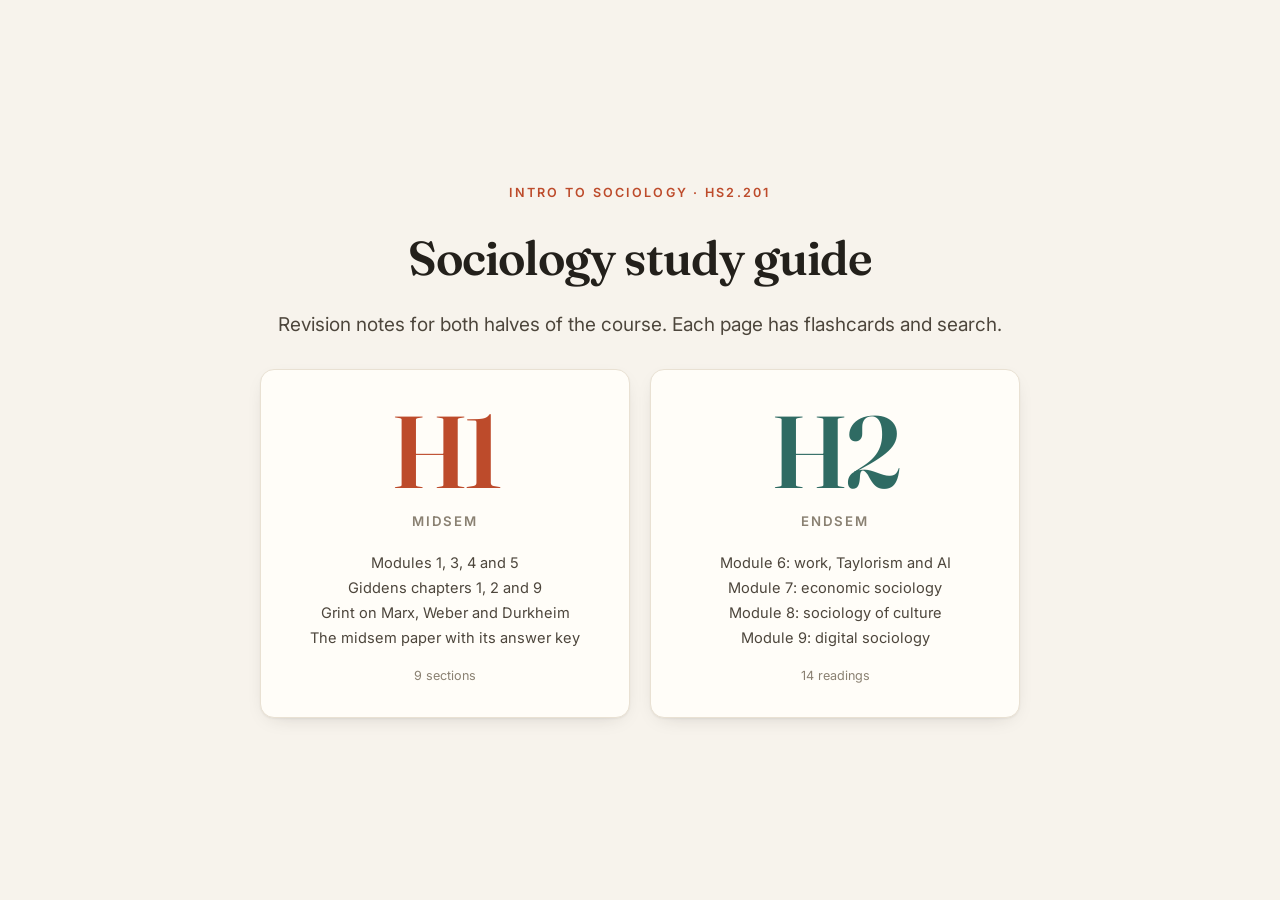
<file: index.html>
<!DOCTYPE html>
<html lang="en">
<meta charset="utf-8">
<meta name="viewport" content="width=device-width, initial-scale=1">
<title>Sociology Study Guide</title>
<meta name="description" content="Intro to Sociology study guide. Pick H1 for the midsem portion or H2 for the endsem portion.">
<link rel="preconnect" href="https://fonts.googleapis.com">
<link rel="preconnect" href="https://fonts.gstatic.com" crossorigin>
<link href="https://fonts.googleapis.com/css2?family=Fraunces:ital,opsz,wght@0,9..144,400..600;1,9..144,400..600&family=Inter:wght@400;500;600;700&display=swap" rel="stylesheet">
<link rel="stylesheet" href="css/styles.css">
<script>
  // Runs before first paint so the page never flashes the wrong theme.
  document.documentElement.setAttribute("data-theme",
    window.matchMedia && matchMedia("(prefers-color-scheme: dark)").matches ? "dark" : "light");
</script>
<style>
  .landing {
    min-height: 100vh; min-height: 100dvh;
    display: grid; place-items: center;
    padding: 24px 16px;
  }
  .wrap { width: min(760px, 100%); }
  .intro { text-align: center; margin-bottom: 28px; }
  .intro h1 {
    font-family: var(--display); font-weight: 600; letter-spacing: -.02em;
    font-size: clamp(1.9rem, 5vw, 2.8rem); margin: 8px 0 8px; color: var(--ink);
  }
  .intro p { font-family: var(--sans); color: var(--ink-soft); margin: 0; }
  .halves { display: grid; grid-template-columns: 1fr 1fr; gap: 20px; }
  .half ul {
    list-style: none; padding: 0; margin: 10px 0 6px; text-align: center;
    font-family: var(--sans); font-size: .86rem; line-height: 1.7; color: var(--ink-soft);
  }
  .half em {
    font-family: var(--sans); font-style: normal; font-size: .74rem; color: var(--ink-faint);
  }
  .half {
    display: flex; flex-direction: column; align-items: center; justify-content: center;
    gap: 8px; padding: 30px 20px;
    background: var(--card); border: 1px solid var(--line-soft); border-radius: var(--radius);
    box-shadow: var(--shadow); text-decoration: none; color: var(--ink);
    transition: transform .18s ease, box-shadow .18s ease, border-color .18s ease;
  }
  .half:hover, .half:focus-visible {
    transform: translateY(-4px); box-shadow: var(--shadow-lg); border-color: var(--rust);
  }
  .half b {
    font-family: var(--display); font-weight: 600; letter-spacing: -.03em; line-height: 1;
    font-size: clamp(3.5rem, 12vw, 6rem); color: var(--rust);
  }
  .half.h2 b { color: var(--teal); }
  .half.h2:hover, .half.h2:focus-visible { border-color: var(--teal); }
  .half span {
    font-family: var(--sans); font-size: .78rem; font-weight: 600;
    letter-spacing: .14em; text-transform: uppercase; color: var(--ink-faint);
  }
  @media (max-width: 520px) {
    .halves { grid-template-columns: 1fr; }
  }
</style>

<main class="landing">
  <div class="wrap">
    <header class="intro">
      <div class="eyebrow">Intro to Sociology · HS2.201</div>
      <h1>Sociology study guide</h1>
      <p>Revision notes for both halves of the course. Each page has flashcards and search.</p>
    </header>
    <nav class="halves" aria-label="Choose a half">
      <a class="half h1" href="h1.html">
        <b>H1</b><span>Midsem</span>
        <ul>
          <li>Modules 1, 3, 4 and 5</li>
          <li>Giddens chapters 1, 2 and 9</li>
          <li>Grint on Marx, Weber and Durkheim</li>
          <li>The midsem paper with its answer key</li>
        </ul>
        <em>9 sections</em>
      </a>
      <a class="half h2" href="h2.html">
        <b>H2</b><span>Endsem</span>
        <ul>
          <li>Module 6: work, Taylorism and AI</li>
          <li>Module 7: economic sociology</li>
          <li>Module 8: sociology of culture</li>
          <li>Module 9: digital sociology</li>
        </ul>
        <em>14 readings</em>
      </a>
    </nav>
  </div>
</main>
</html>
</file>
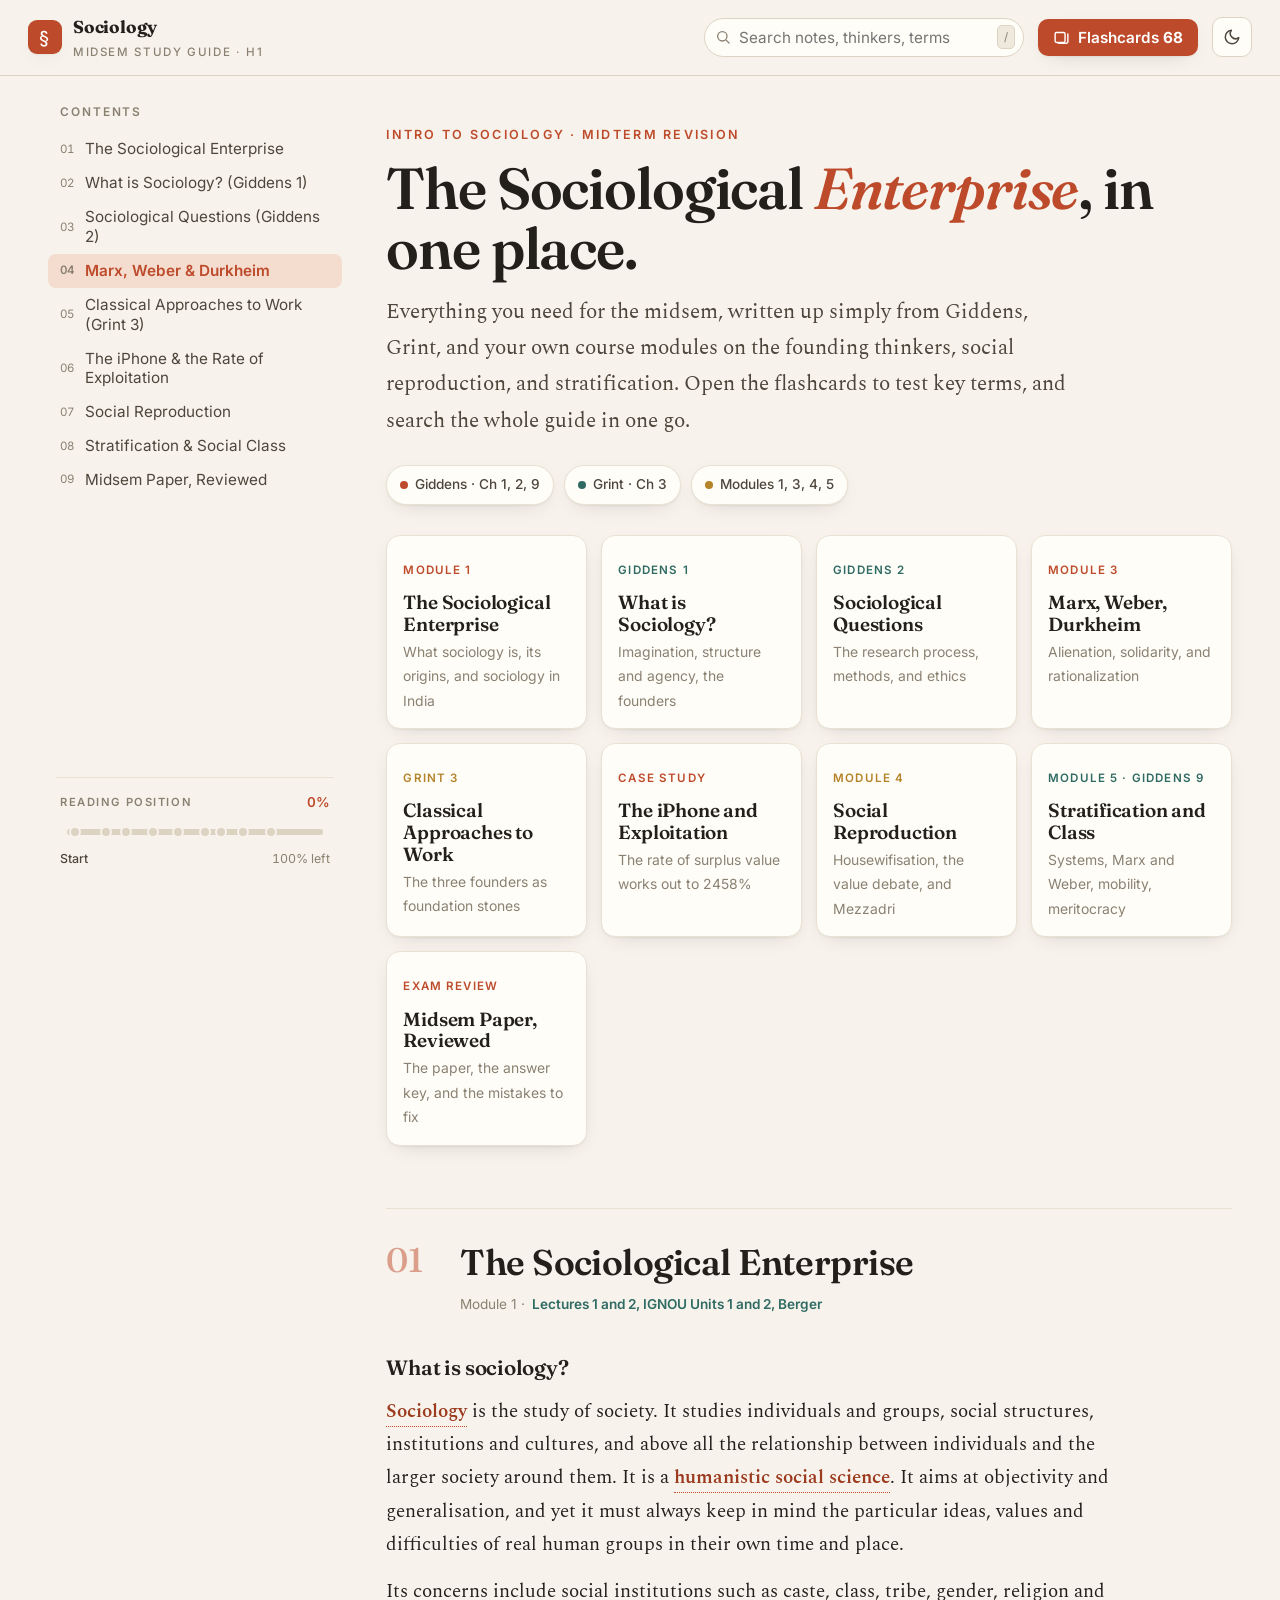
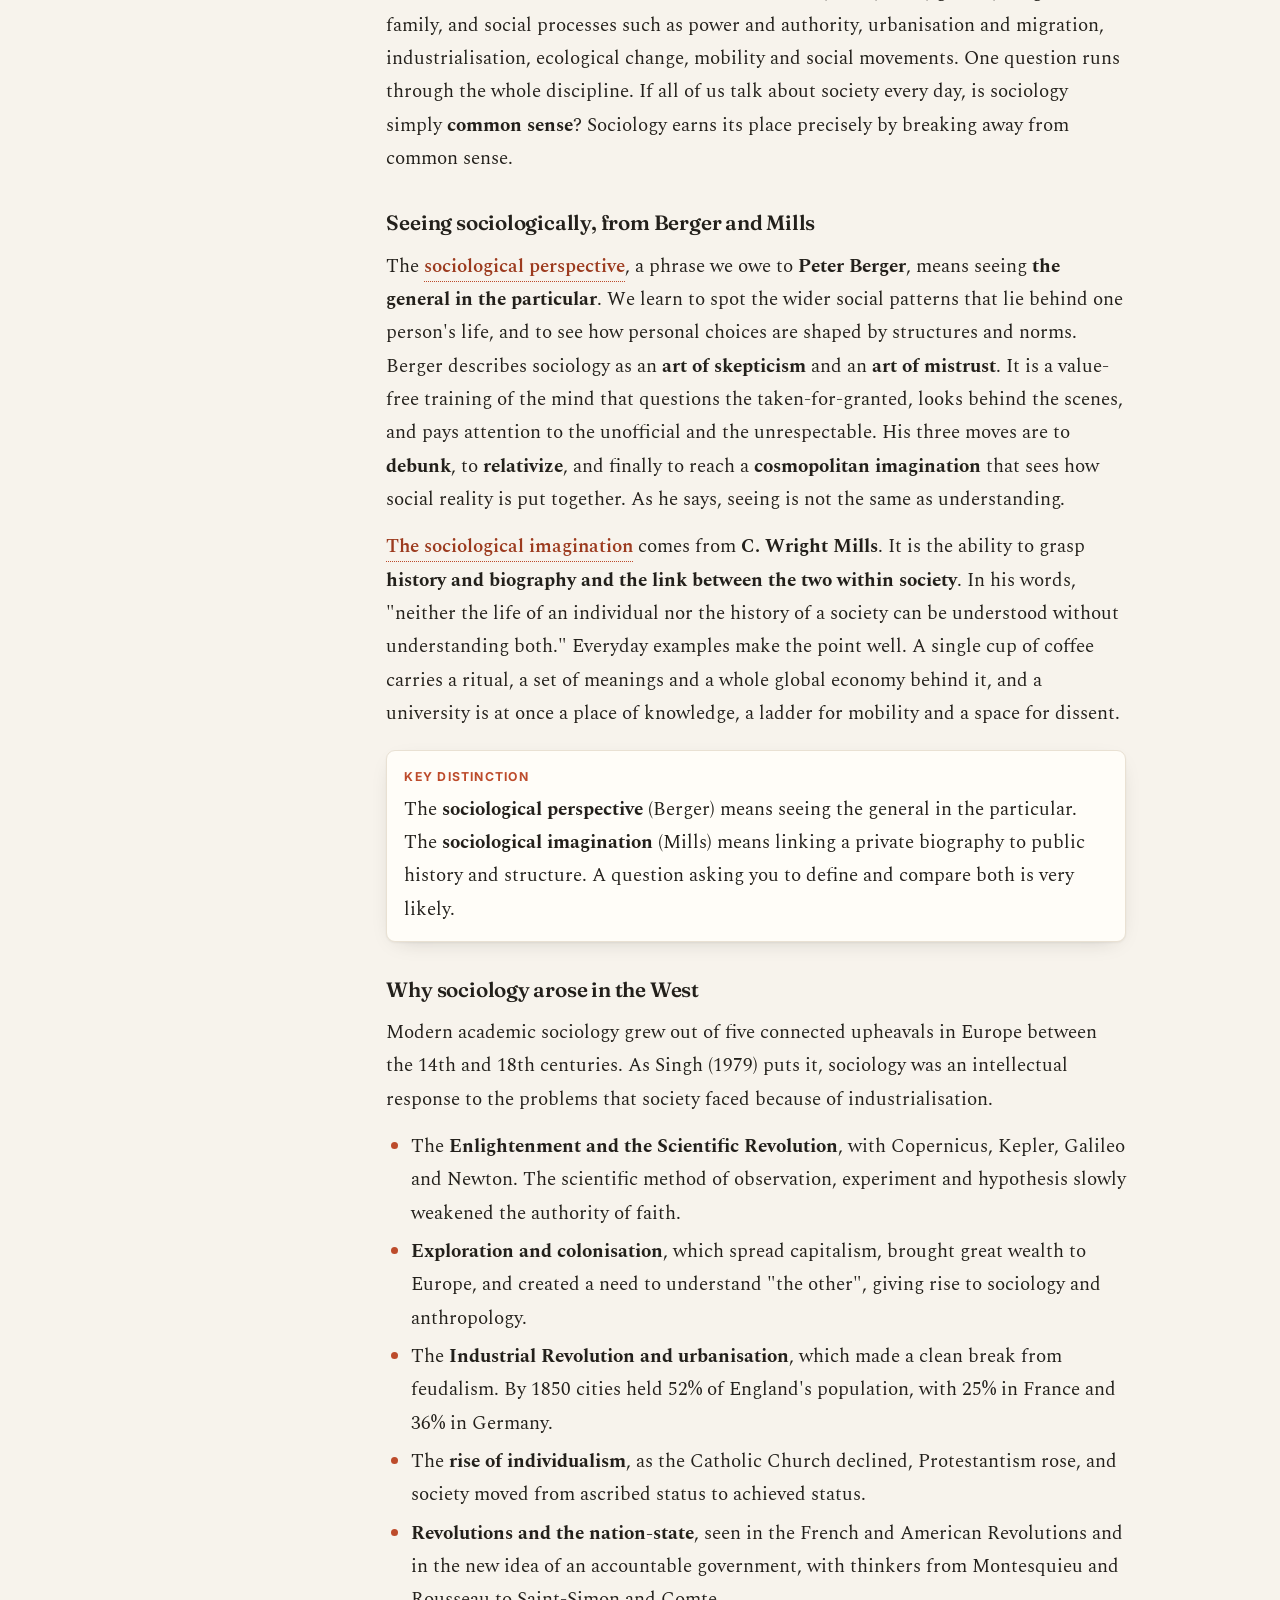
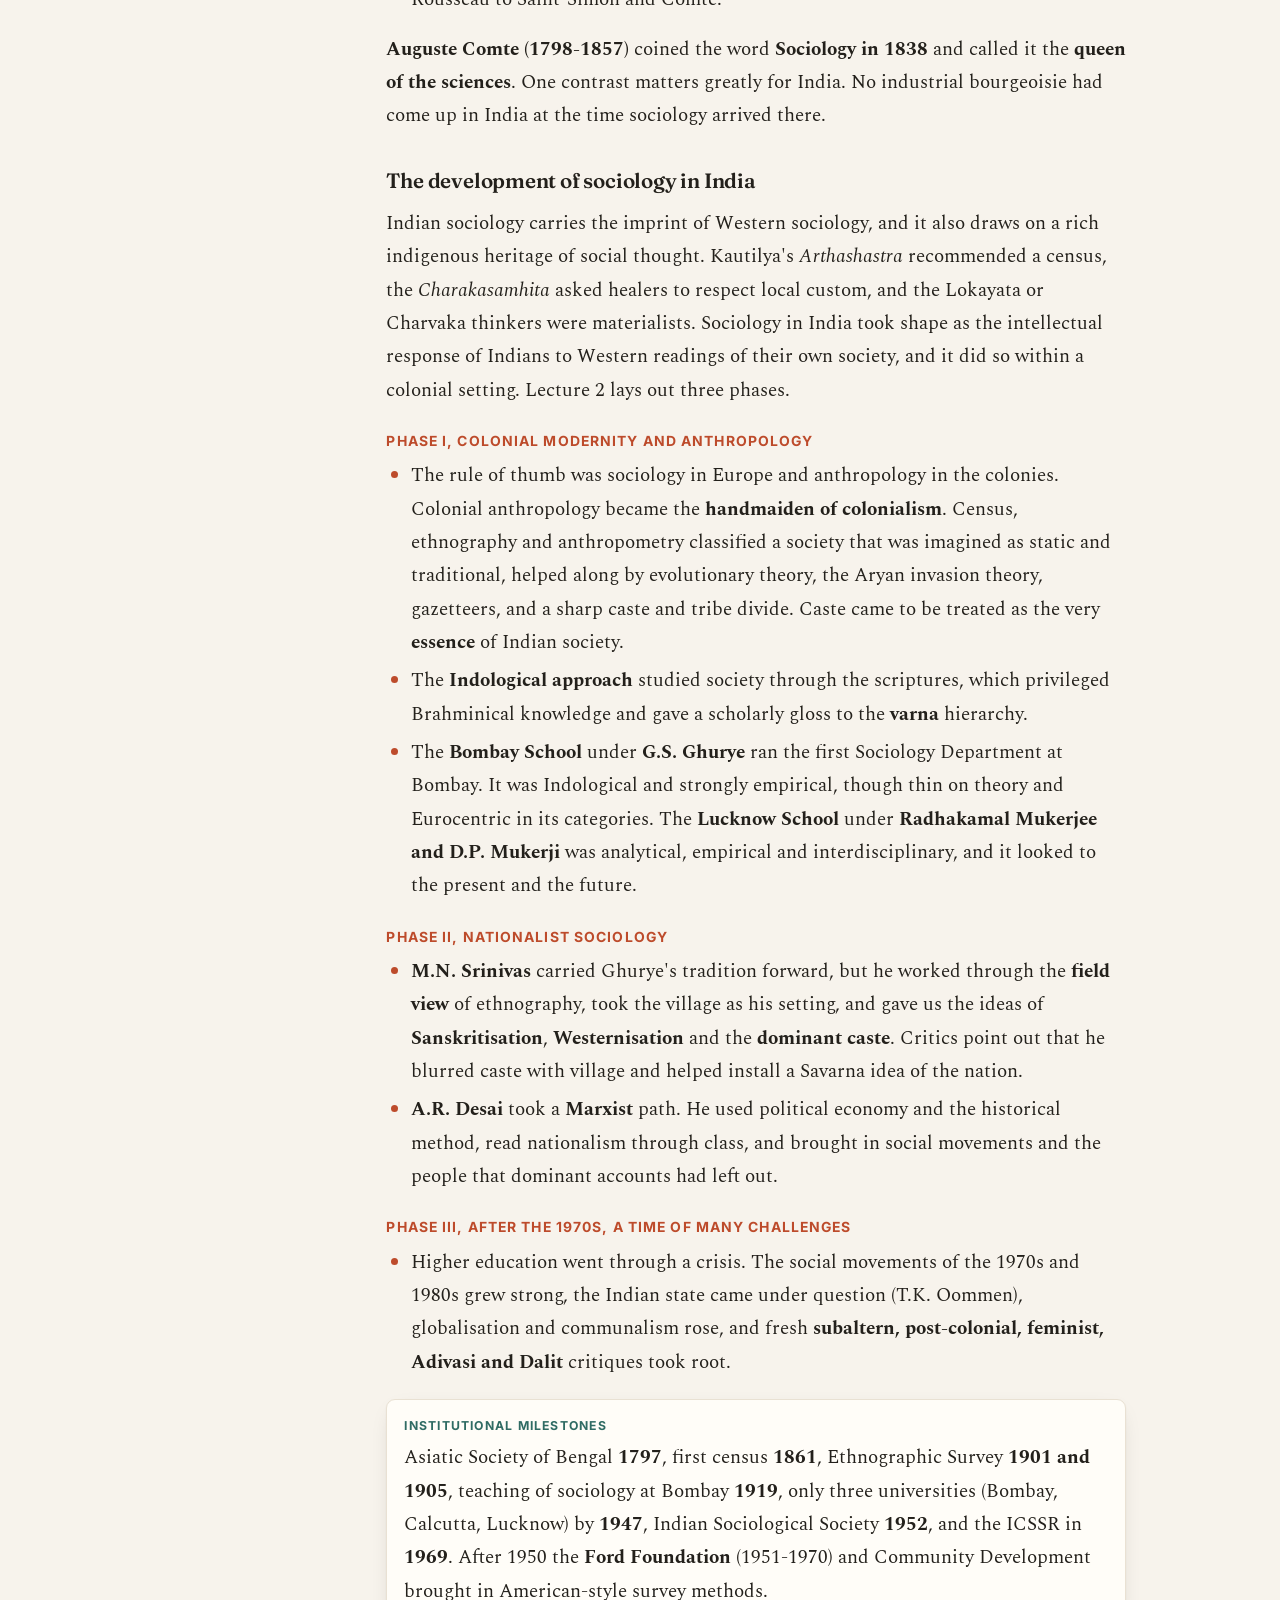
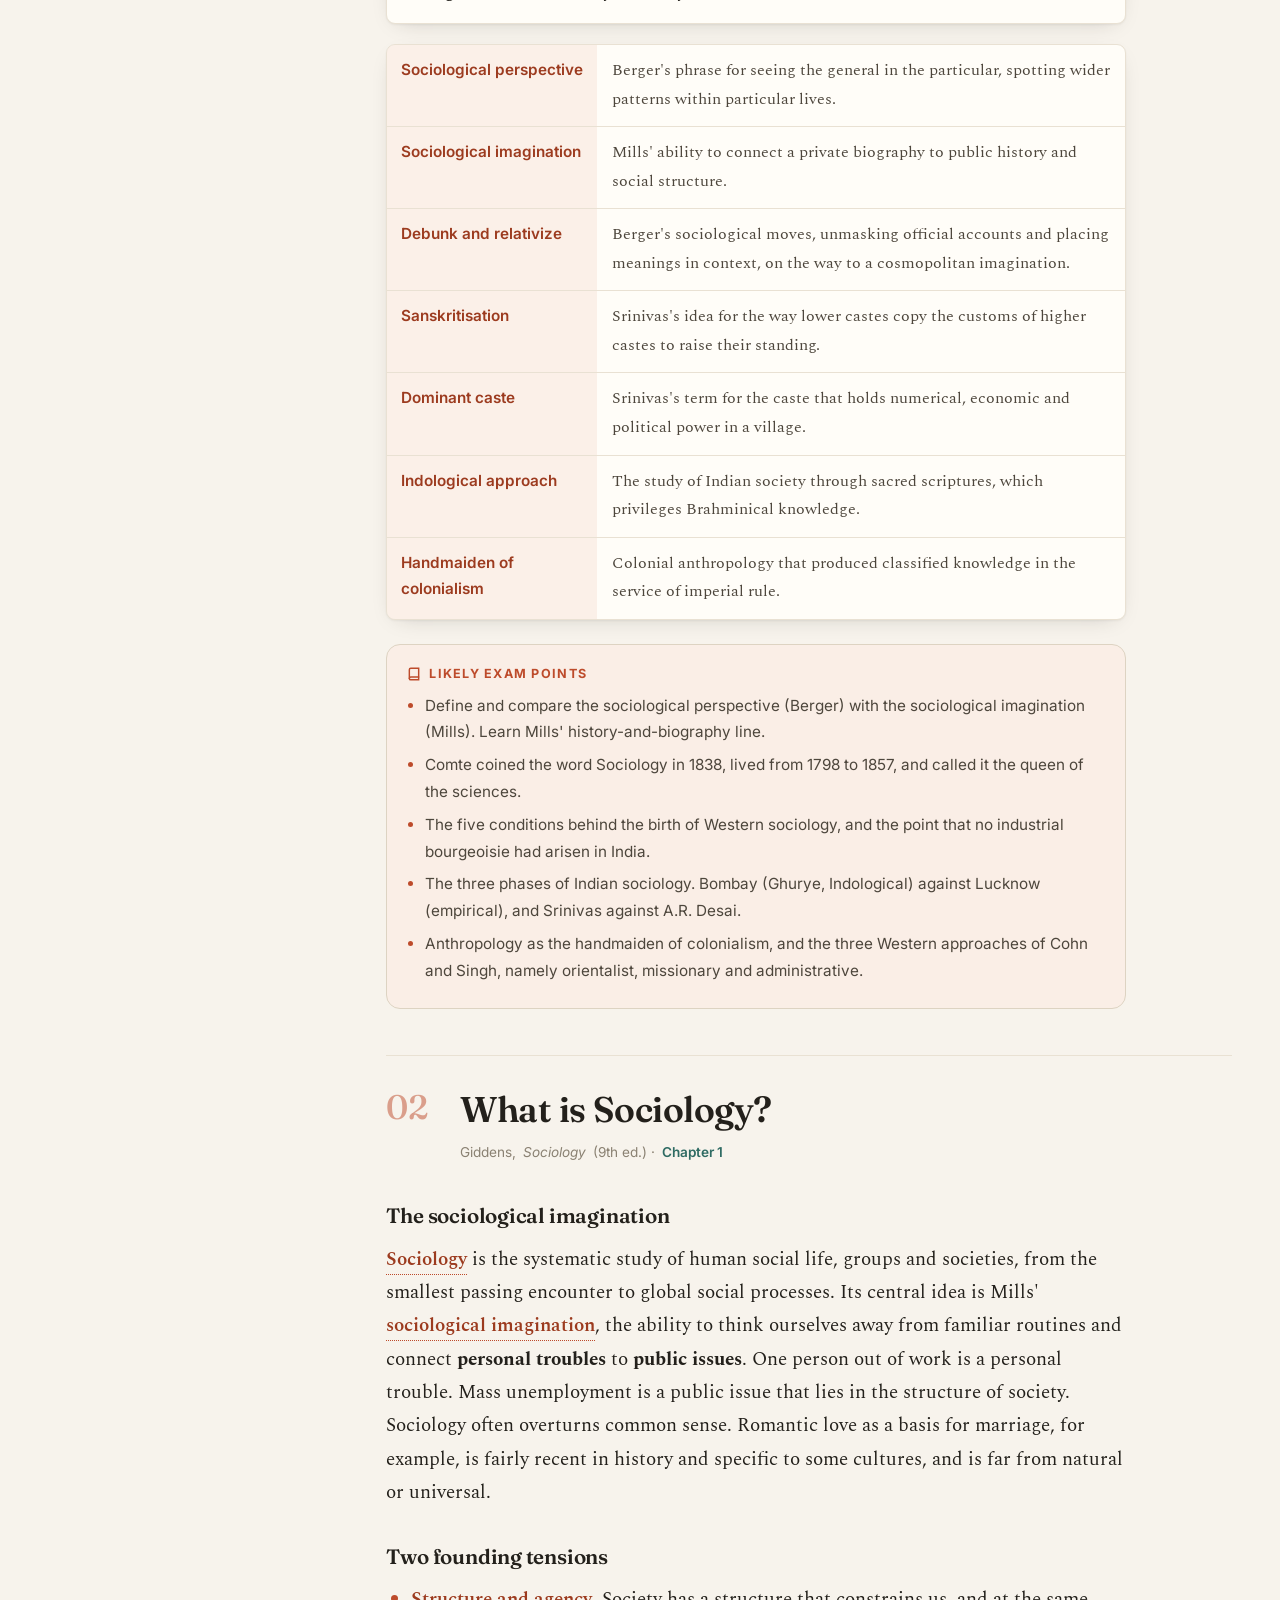
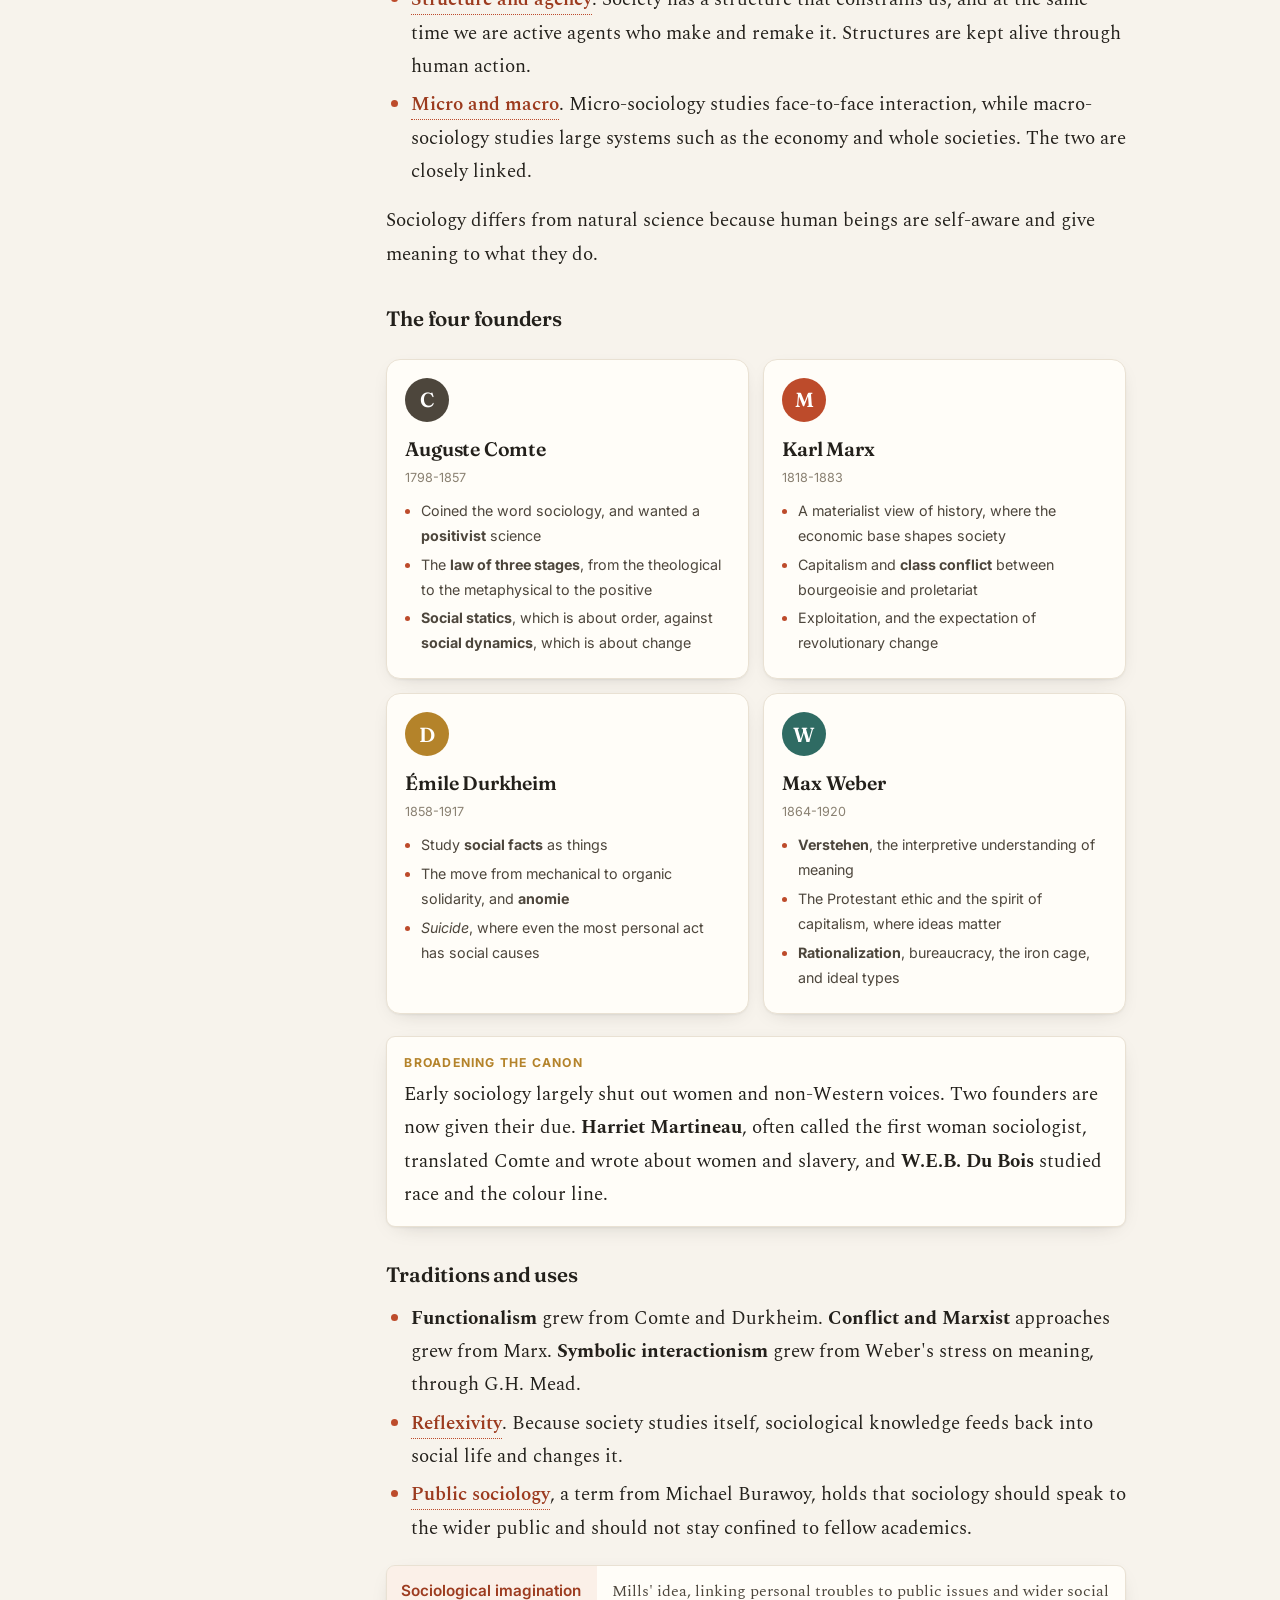
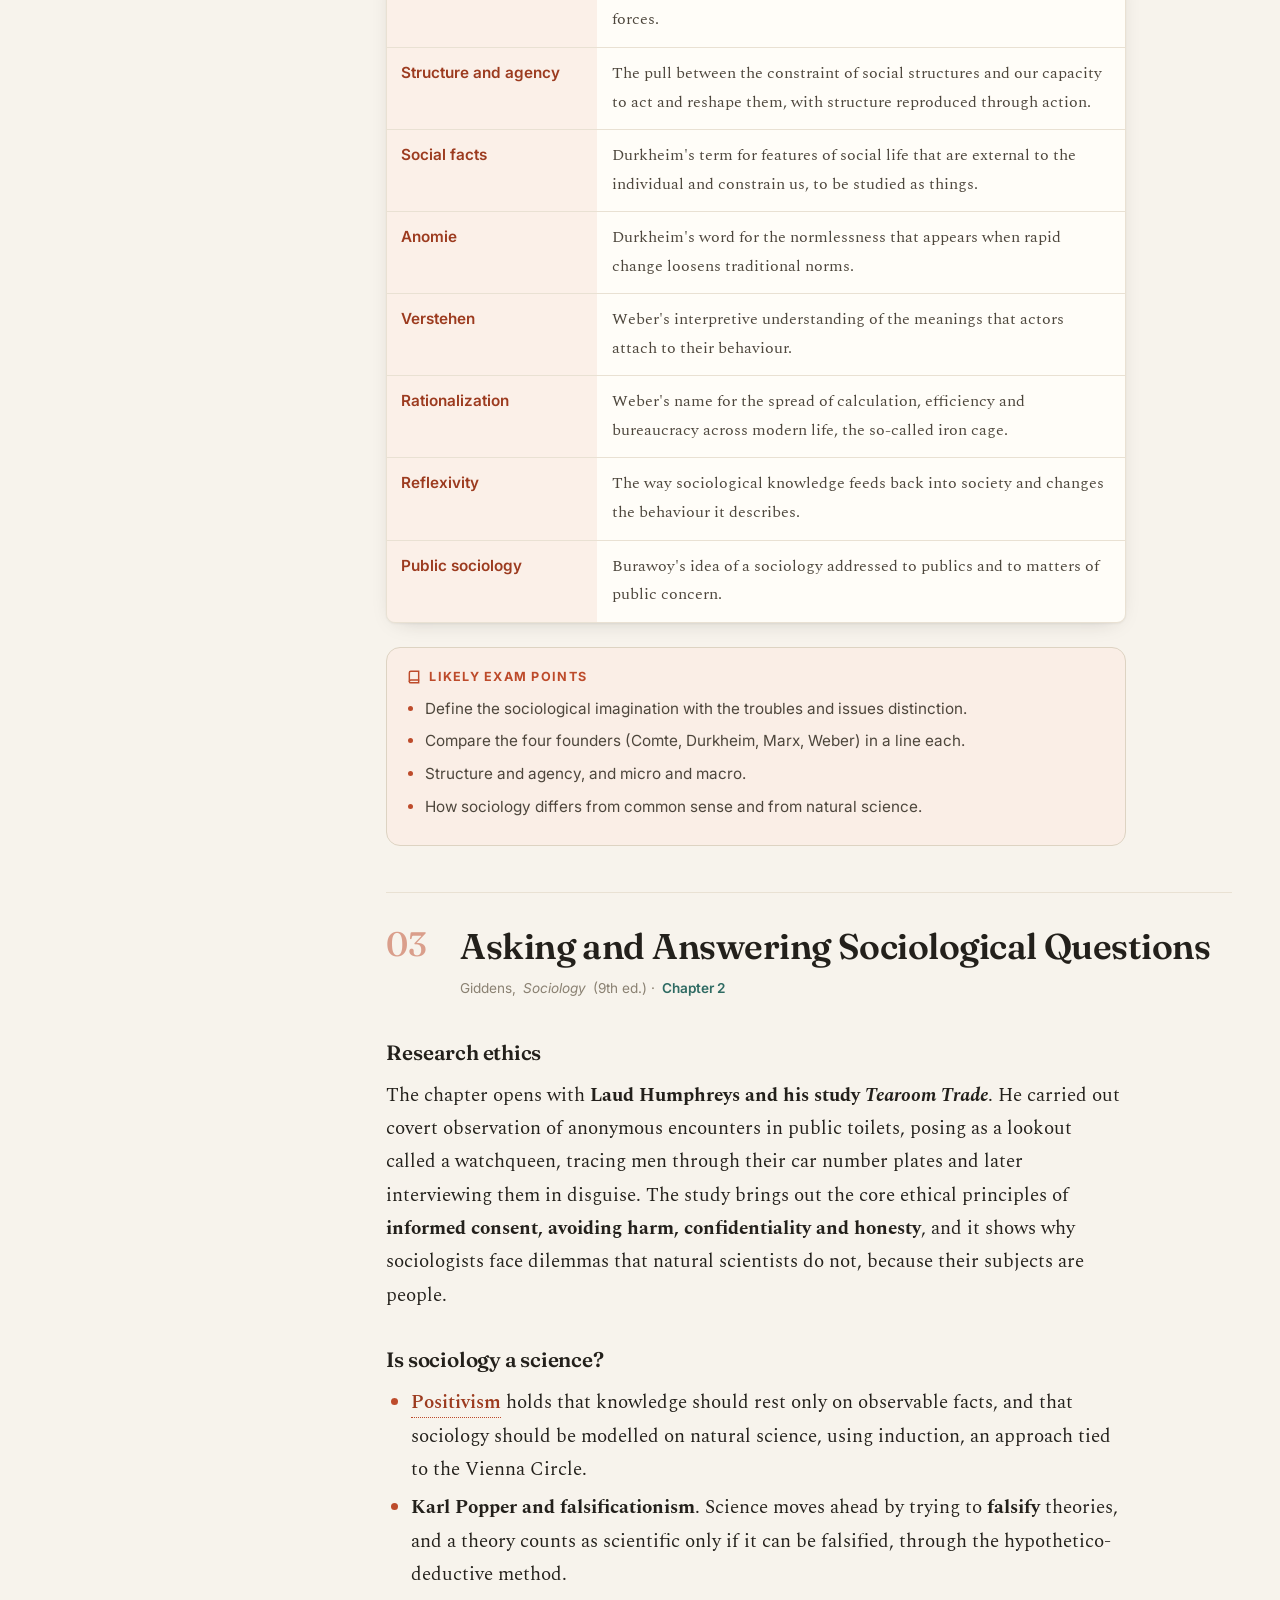
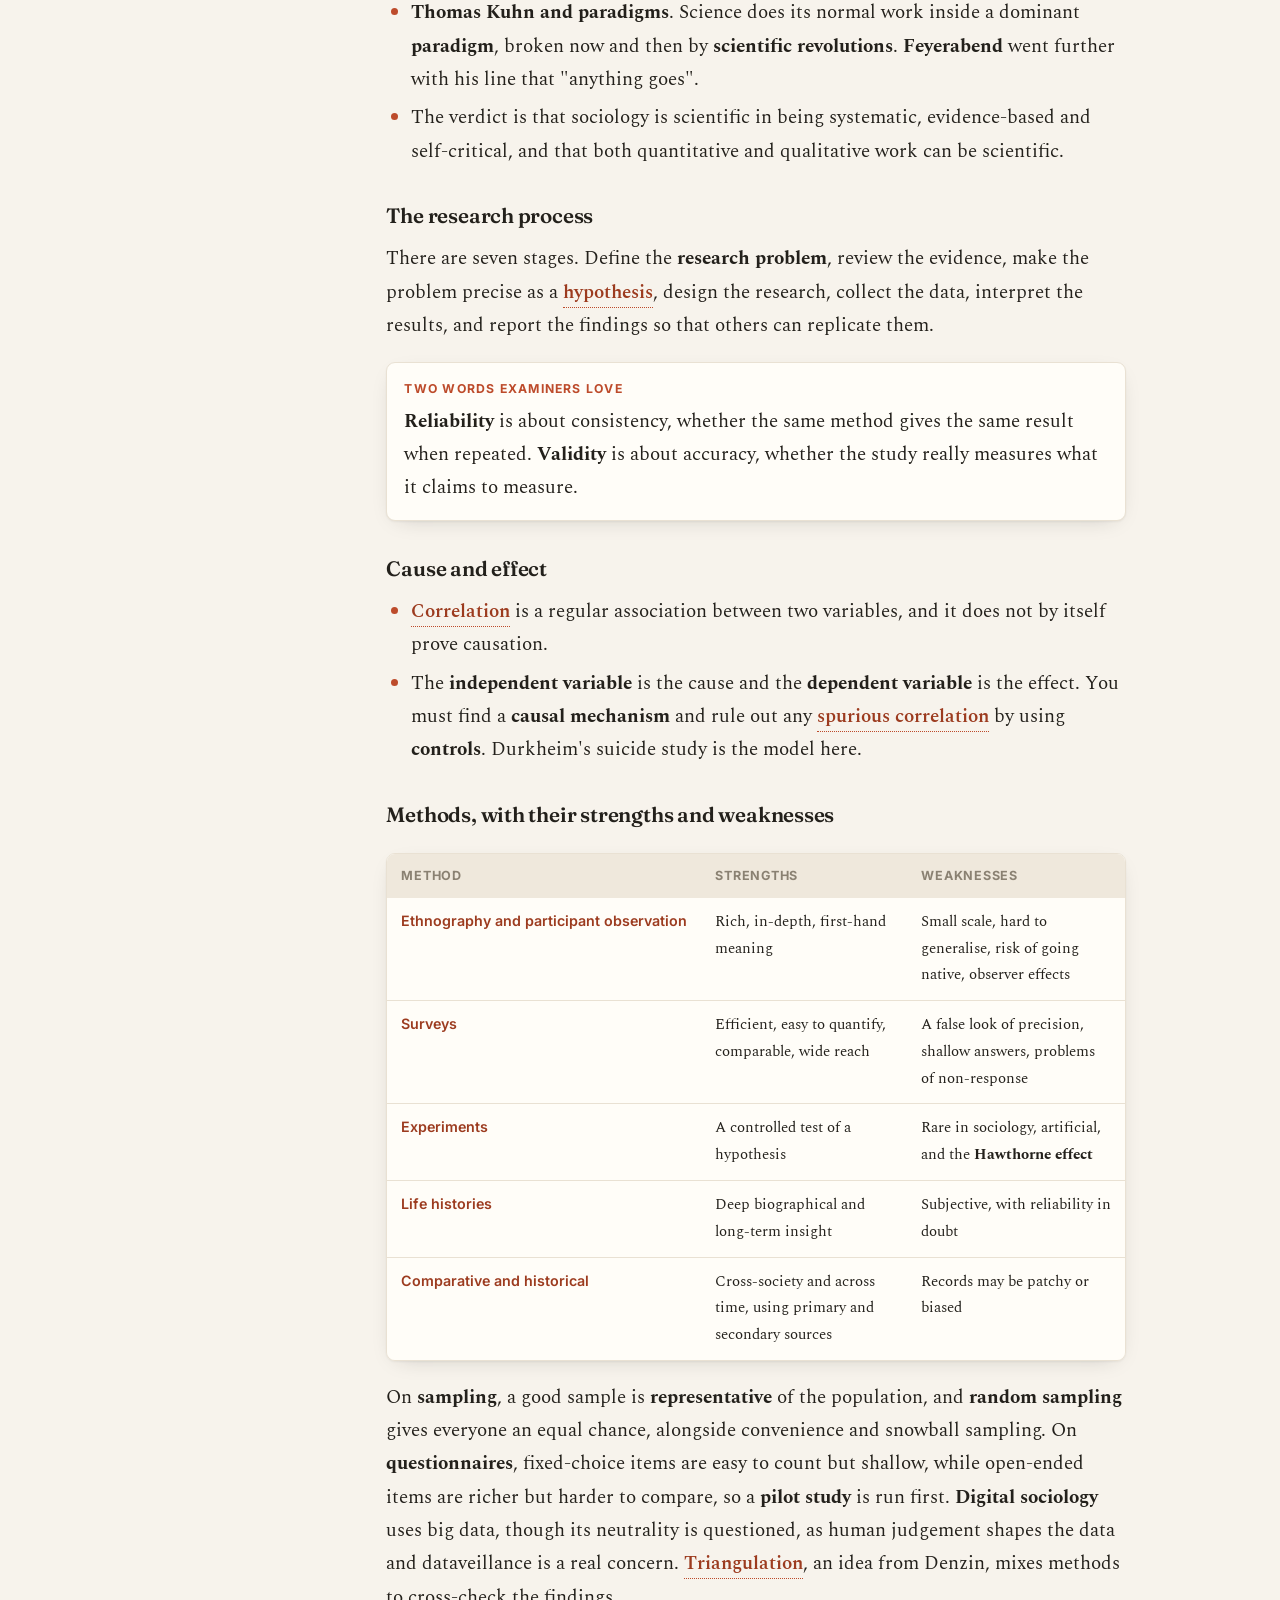
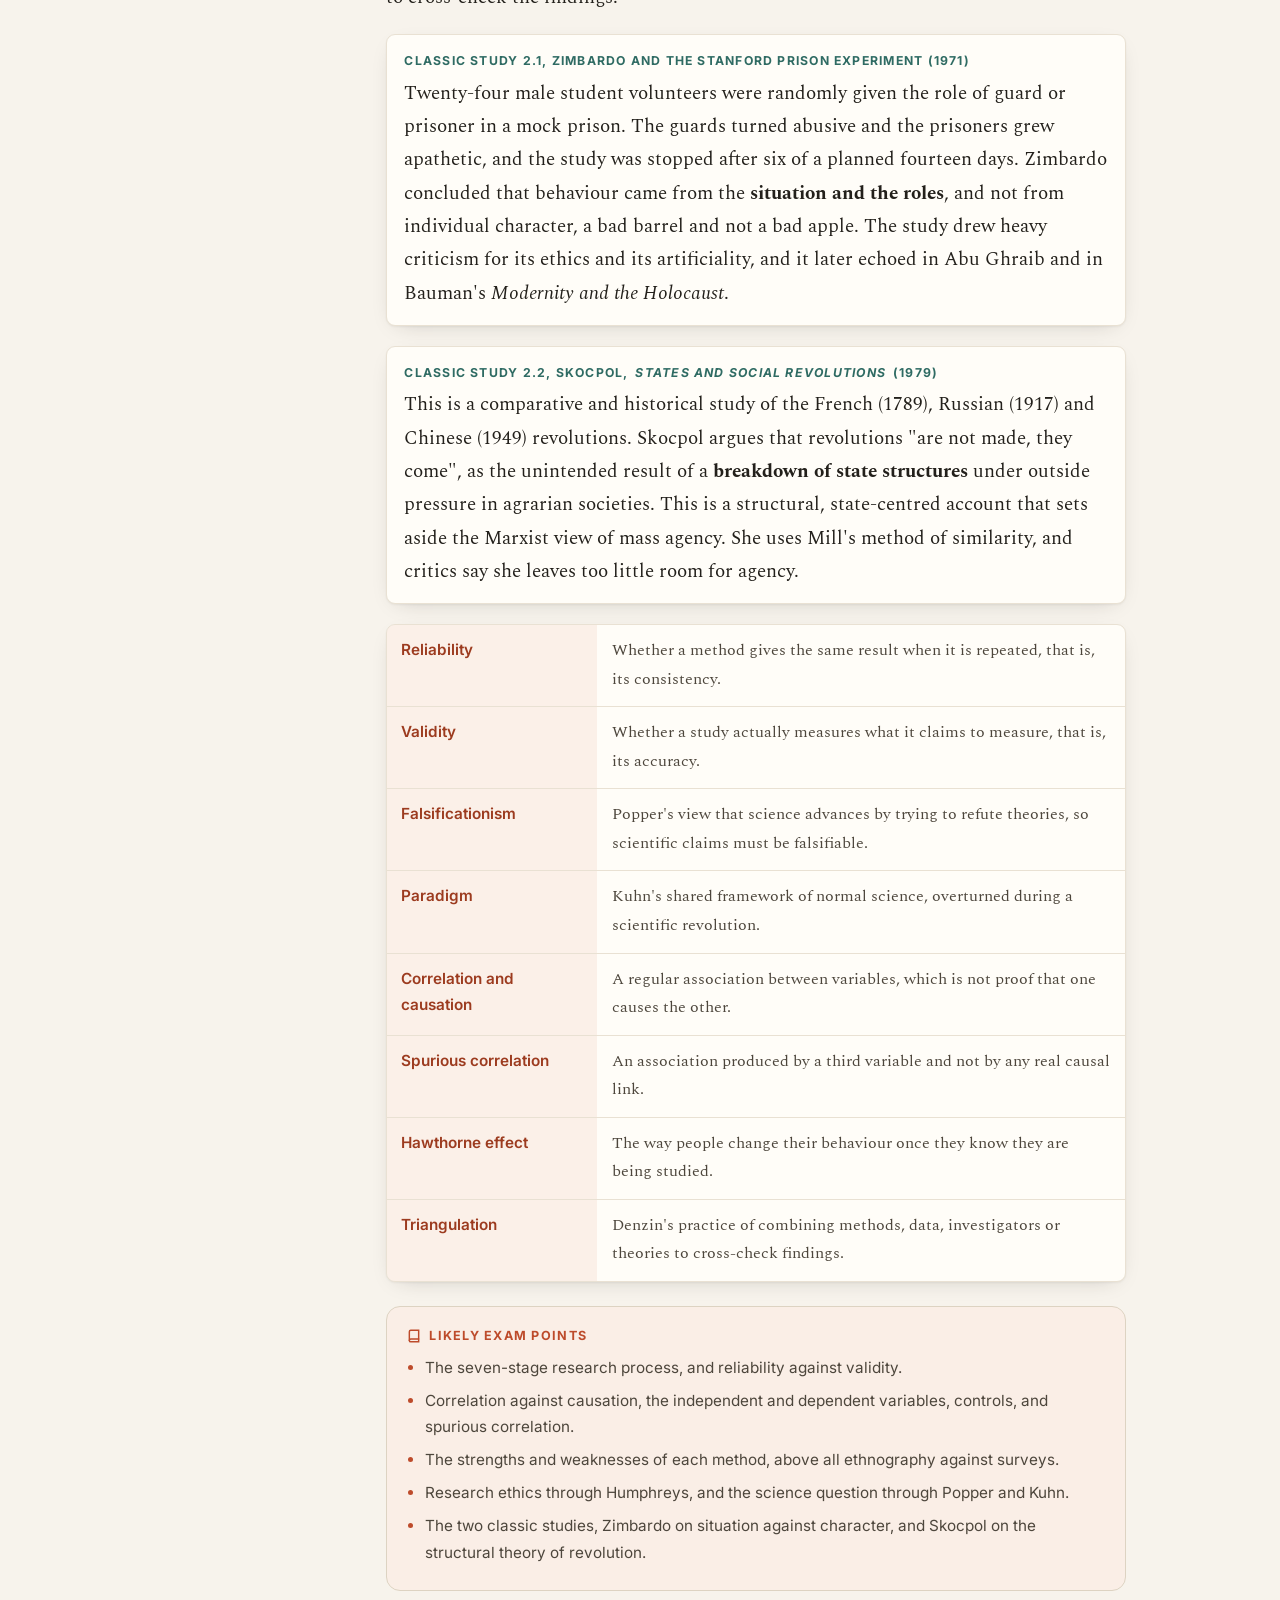
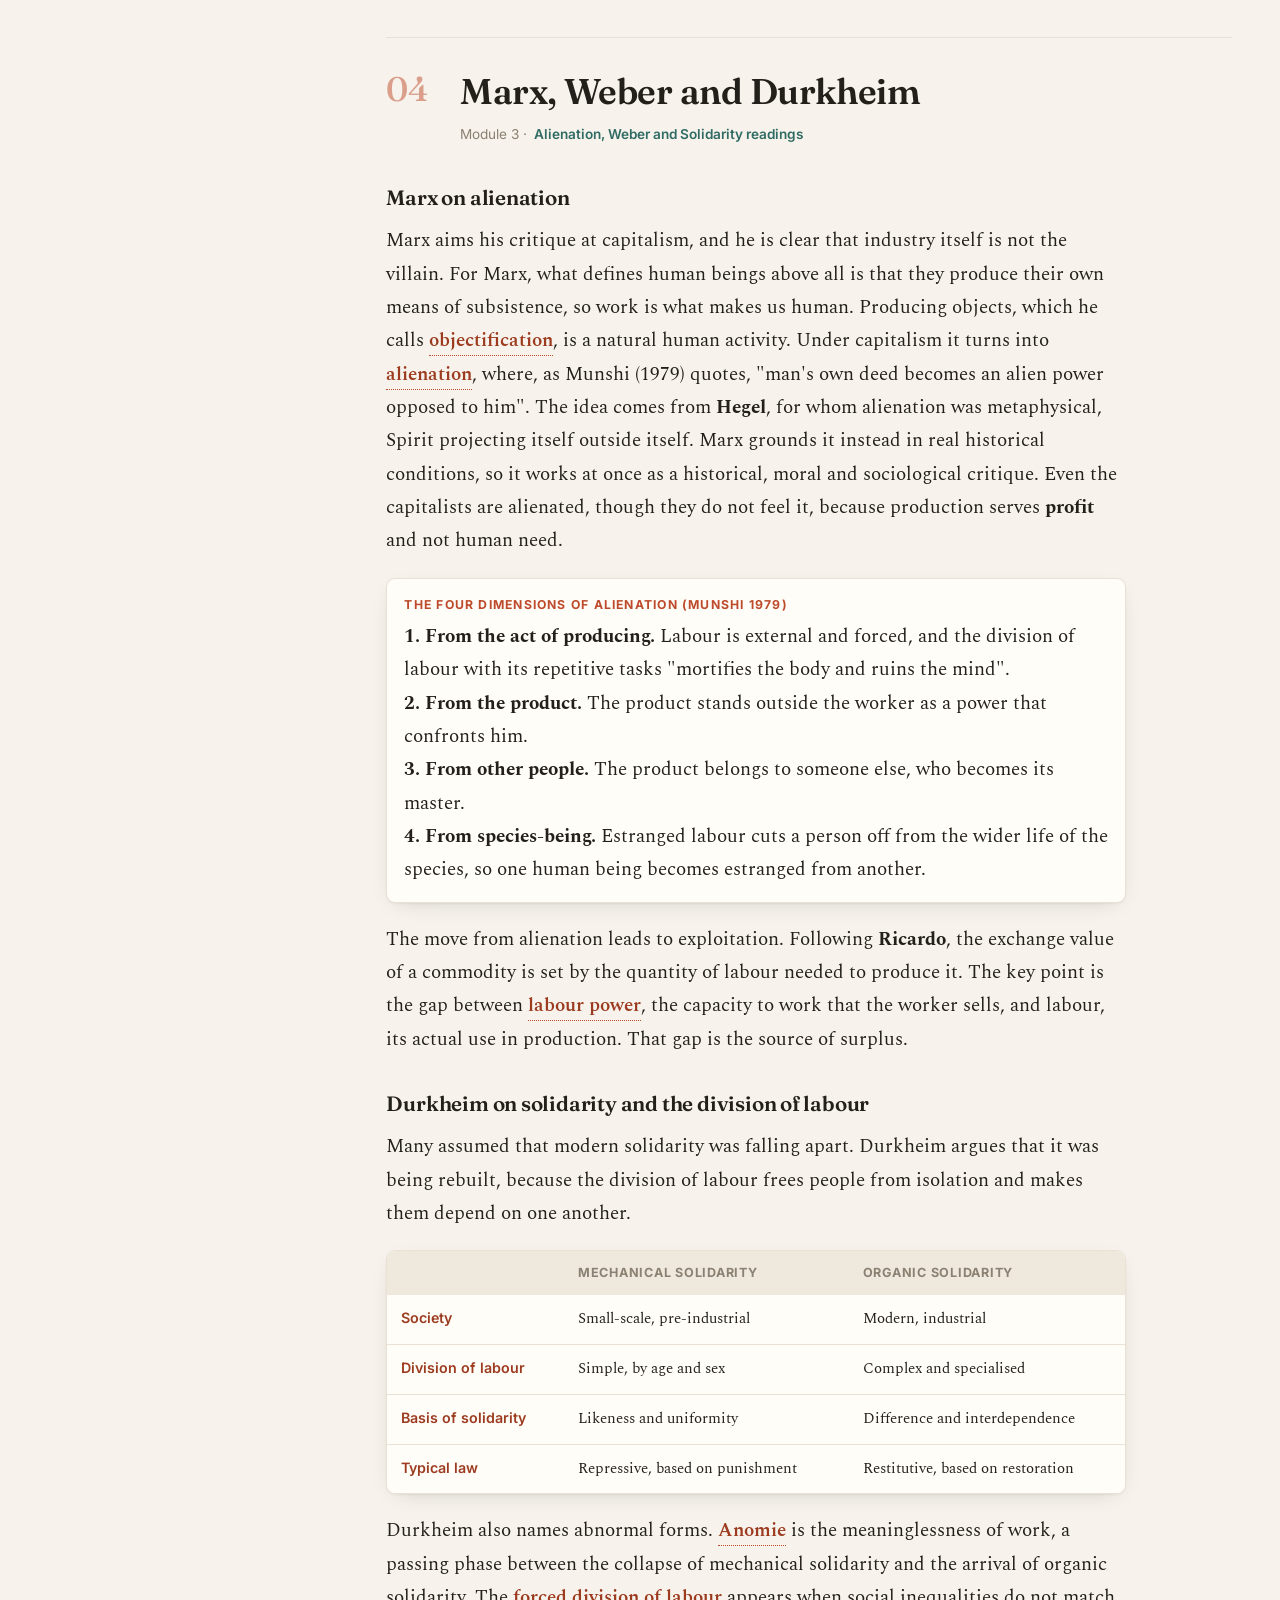
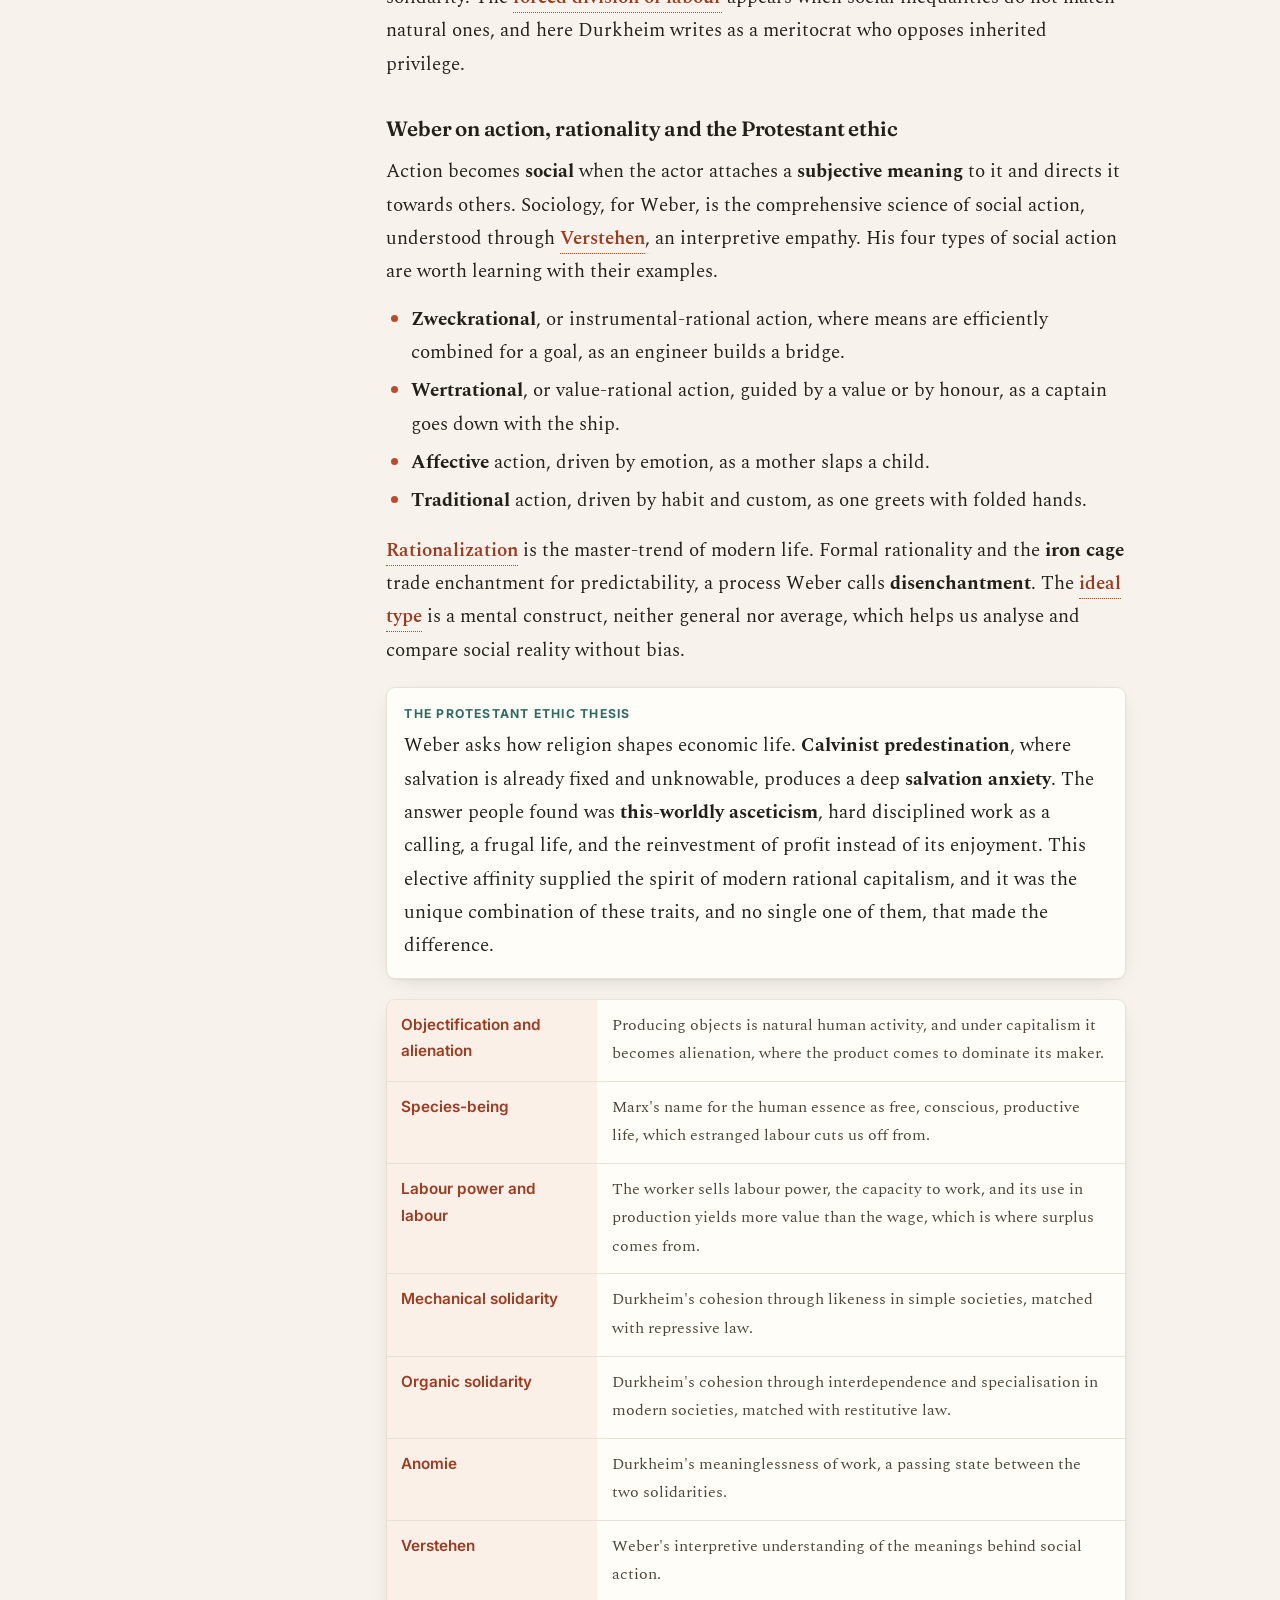
<file: h1.html>
<!DOCTYPE html>
<meta charset="utf-8">
<meta name="viewport" content="width=device-width, initial-scale=1">
<title>Sociology Midsem Guide</title>
<meta name="description" content="A study guide for the Intro to Sociology midterm, covering Giddens, Grint, course Modules 1, 3, 4 and 5, and a review of the midsem paper with the answer key.">
<link rel="preconnect" href="https://fonts.googleapis.com">
<link rel="preconnect" href="https://fonts.gstatic.com" crossorigin>
<link href="https://fonts.googleapis.com/css2?family=Fraunces:ital,opsz,wght@0,9..144,400..600;1,9..144,400..600&family=Spectral:ital,wght@0,400;0,500;0,600;1,400&family=Inter:wght@400;500;600;700&display=swap" rel="stylesheet">
<link rel="stylesheet" href="css/styles.css">
<script>
  // Runs before first paint so the page never flashes the wrong theme.
  document.documentElement.setAttribute("data-theme",
    window.matchMedia && matchMedia("(prefers-color-scheme: dark)").matches ? "dark" : "light");
</script>

<div id="progress-bar"></div>

<!-- ===================== TOP BAR ===================== -->
<header class="topbar">
  <button class="icon-btn menu-btn" id="menu-btn" aria-label="Open contents">
    <svg width="20" height="20" viewBox="0 0 24 24" fill="none" stroke="currentColor" stroke-width="2" stroke-linecap="round"><path d="M3 6h18M3 12h18M3 18h18"/></svg>
  </button>
  <a class="brand" href="index.html" title="Back to H1 / H2">
    <span class="glyph">§</span>
    <b>Sociology<span>Midsem Study Guide · H1</span></b>
  </a>
  <div class="spacer"></div>
  <div class="search">
    <svg width="16" height="16" viewBox="0 0 24 24" fill="none" stroke="currentColor" stroke-width="2" stroke-linecap="round"><circle cx="11" cy="11" r="7"/><path d="m21 21-4.3-4.3"/></svg>
    <input id="search" type="search" placeholder="Search notes, thinkers, terms" aria-label="Search the study guide" autocomplete="off">
    <kbd>/</kbd>
  </div>
  <button class="nav-fc" id="fab" aria-label="Open flashcards">
    <svg width="17" height="17" viewBox="0 0 24 24" fill="none" stroke="currentColor" stroke-width="2" stroke-linecap="round" stroke-linejoin="round"><rect x="3" y="5" width="14" height="14" rx="2"/><path d="M21 7v11a2 2 0 0 1-2 2H8"/></svg>
    <span>Flashcards <b id="fab-count">0</b></span>
  </button>
  <button class="icon-btn" id="theme-toggle" aria-label="Switch between light and dark">
    <svg class="moon" width="18" height="18" viewBox="0 0 24 24" fill="none" stroke="currentColor" stroke-width="2" stroke-linecap="round" stroke-linejoin="round"><path d="M21 12.8A9 9 0 1 1 11.2 3a7 7 0 0 0 9.8 9.8Z"/></svg>
    <svg class="sun" width="18" height="18" viewBox="0 0 24 24" fill="none" stroke="currentColor" stroke-width="2" stroke-linecap="round" stroke-linejoin="round"><circle cx="12" cy="12" r="4"/><path d="M12 2v2M12 20v2M4.9 4.9l1.4 1.4M17.7 17.7l1.4 1.4M2 12h2M20 12h2M4.9 19.1l1.4-1.4M17.7 6.3l1.4-1.4"/></svg>
  </button>
</header>

<div class="scrim" id="scrim"></div>

<div class="shell" id="top">
  <!-- ===================== SIDEBAR ===================== -->
  <aside class="sidebar" id="sidebar">
    <div class="side-scroll">
      <div class="side-title">Contents</div>
      <ul class="toc" id="toc"></ul>
    </div>

    <!-- Reading rail: a dot for each section, the fill shows how far down the page you are -->
    <div class="scroll-rail">
      <div class="rail-head">
        <span>Reading position</span>
        <span class="rail-pct" id="rail-pct">0%</span>
      </div>
      <div class="rail" id="rail">
        <div class="rail-fill" id="rail-fill"></div>
      </div>
      <div class="rail-foot">
        <span class="rail-now" id="rail-now">Start</span>
        <span class="rail-left" id="rail-left">100% left</span>
      </div>
    </div>
  </aside>

  <!-- ===================== MAIN ===================== -->
  <main class="content">
    <!-- HERO -->
    <section class="hero">
      <div class="eyebrow">Intro to Sociology · Midterm Revision</div>
      <h1>The Sociological <em>Enterprise</em>, in one place.</h1>
      <p class="lede">Everything you need for the midsem, written up simply from Giddens, Grint, and your own course modules on the founding thinkers, social reproduction, and stratification. Open the flashcards to test key terms, and search the whole guide in one go.</p>
      <div class="hero-meta">
        <span class="pill"><span class="k"></span>Giddens · Ch 1, 2, 9</span>
        <span class="pill teal"><span class="k"></span>Grint · Ch 3</span>
        <span class="pill gold"><span class="k"></span>Modules 1, 3, 4, 5</span>
      </div>

      <div class="map">
        <a class="map-card" href="#m1"><span class="tag">Module 1</span><h3>The Sociological Enterprise</h3><p>What sociology is, its origins, and sociology in India</p></a>
        <a class="map-card c-teal" href="#g1"><span class="tag">Giddens 1</span><h3>What is Sociology?</h3><p>Imagination, structure and agency, the founders</p></a>
        <a class="map-card c-teal" href="#g2"><span class="tag">Giddens 2</span><h3>Sociological Questions</h3><p>The research process, methods, and ethics</p></a>
        <a class="map-card" href="#m3"><span class="tag">Module 3</span><h3>Marx, Weber, Durkheim</h3><p>Alienation, solidarity, and rationalization</p></a>
        <a class="map-card c-gold" href="#grint"><span class="tag">Grint 3</span><h3>Classical Approaches to Work</h3><p>The three founders as foundation stones</p></a>
        <a class="map-card" href="#iphone"><span class="tag">Case study</span><h3>The iPhone and Exploitation</h3><p>The rate of surplus value works out to 2458%</p></a>
        <a class="map-card c-gold" href="#m4"><span class="tag">Module 4</span><h3>Social Reproduction</h3><p>Housewifisation, the value debate, and Mezzadri</p></a>
        <a class="map-card c-teal" href="#m5"><span class="tag">Module 5 · Giddens 9</span><h3>Stratification and Class</h3><p>Systems, Marx and Weber, mobility, meritocracy</p></a>
        <a class="map-card" href="#paper"><span class="tag">Exam review</span><h3>Midsem Paper, Reviewed</h3><p>The paper, the answer key, and the mistakes to fix</p></a>
      </div>
    </section>

    <!-- ============================================================
         01 · MODULE 1 - THE SOCIOLOGICAL ENTERPRISE
    ============================================================ -->
    <section class="section" id="m1" data-num="01" data-title="The Sociological Enterprise">
      <div class="section-head">
        <div class="section-index">01</div>
        <div class="htext">
          <h2>The Sociological Enterprise</h2>
          <div class="source">Module 1 · <b>Lectures 1 and 2, IGNOU Units 1 and 2, Berger</b></div>
        </div>
      </div>

      <div class="prose">
        <h3>What is sociology?</h3>
        <p><dfn>Sociology</dfn> is the study of society. It studies individuals and groups, social structures, institutions and cultures, and above all the relationship between individuals and the larger society around them. It is a <dfn>humanistic social science</dfn>. It aims at objectivity and generalisation, and yet it must always keep in mind the particular ideas, values and difficulties of real human groups in their own time and place.</p>
        <p>Its concerns include social institutions such as caste, class, tribe, gender, religion and family, and social processes such as power and authority, urbanisation and migration, industrialisation, ecological change, mobility and social movements. One question runs through the whole discipline. If all of us talk about society every day, is sociology simply <b>common sense</b>? Sociology earns its place precisely by breaking away from common sense.</p>

        <h3>Seeing sociologically, from Berger and Mills</h3>
        <p>The <dfn>sociological perspective</dfn>, a phrase we owe to <b>Peter Berger</b>, means seeing <b>the general in the particular</b>. We learn to spot the wider social patterns that lie behind one person's life, and to see how personal choices are shaped by structures and norms. Berger describes sociology as an <b>art of skepticism</b> and an <b>art of mistrust</b>. It is a value-free training of the mind that questions the taken-for-granted, looks behind the scenes, and pays attention to the unofficial and the unrespectable. His three moves are to <b>debunk</b>, to <b>relativize</b>, and finally to reach a <b>cosmopolitan imagination</b> that sees how social reality is put together. As he says, seeing is not the same as understanding.</p>
        <p><dfn>The sociological imagination</dfn> comes from <b>C. Wright Mills</b>. It is the ability to grasp <b>history and biography and the link between the two within society</b>. In his words, "neither the life of an individual nor the history of a society can be understood without understanding both." Everyday examples make the point well. A single cup of coffee carries a ritual, a set of meanings and a whole global economy behind it, and a university is at once a place of knowledge, a ladder for mobility and a space for dissent.</p>

        <div class="callout key">
          <div class="clabel">Key distinction</div>
          <p>The <b>sociological perspective</b> (Berger) means seeing the general in the particular. The <b>sociological imagination</b> (Mills) means linking a private biography to public history and structure. A question asking you to define and compare both is very likely.</p>
        </div>

        <h3>Why sociology arose in the West</h3>
        <p>Modern academic sociology grew out of five connected upheavals in Europe between the 14th and 18th centuries. As Singh (1979) puts it, sociology was an intellectual response to the problems that society faced because of industrialisation.</p>
        <ul>
          <li>The <b>Enlightenment and the Scientific Revolution</b>, with Copernicus, Kepler, Galileo and Newton. The scientific method of observation, experiment and hypothesis slowly weakened the authority of faith.</li>
          <li><b>Exploration and colonisation</b>, which spread capitalism, brought great wealth to Europe, and created a need to understand "the other", giving rise to sociology and anthropology.</li>
          <li>The <b>Industrial Revolution and urbanisation</b>, which made a clean break from feudalism. By 1850 cities held 52% of England's population, with 25% in France and 36% in Germany.</li>
          <li>The <b>rise of individualism</b>, as the Catholic Church declined, Protestantism rose, and society moved from ascribed status to achieved status.</li>
          <li><b>Revolutions and the nation-state</b>, seen in the French and American Revolutions and in the new idea of an accountable government, with thinkers from Montesquieu and Rousseau to Saint-Simon and Comte.</li>
        </ul>
        <p><b>Auguste Comte (1798-1857)</b> coined the word <b>Sociology in 1838</b> and called it the <b>queen of the sciences</b>. One contrast matters greatly for India. No industrial bourgeoisie had come up in India at the time sociology arrived there.</p>

        <h3>The development of sociology in India</h3>
        <p>Indian sociology carries the imprint of Western sociology, and it also draws on a rich indigenous heritage of social thought. Kautilya's <em>Arthashastra</em> recommended a census, the <em>Charakasamhita</em> asked healers to respect local custom, and the Lokayata or Charvaka thinkers were materialists. Sociology in India took shape as the intellectual response of Indians to Western readings of their own society, and it did so within a colonial setting. Lecture 2 lays out three phases.</p>

        <h4>Phase I, colonial modernity and anthropology</h4>
        <ul>
          <li>The rule of thumb was sociology in Europe and anthropology in the colonies. Colonial anthropology became the <b>handmaiden of colonialism</b>. Census, ethnography and anthropometry classified a society that was imagined as static and traditional, helped along by evolutionary theory, the Aryan invasion theory, gazetteers, and a sharp caste and tribe divide. Caste came to be treated as the very <b>essence</b> of Indian society.</li>
          <li>The <b>Indological approach</b> studied society through the scriptures, which privileged Brahminical knowledge and gave a scholarly gloss to the <b>varna</b> hierarchy.</li>
          <li>The <b>Bombay School</b> under <b>G.S. Ghurye</b> ran the first Sociology Department at Bombay. It was Indological and strongly empirical, though thin on theory and Eurocentric in its categories. The <b>Lucknow School</b> under <b>Radhakamal Mukerjee and D.P. Mukerji</b> was analytical, empirical and interdisciplinary, and it looked to the present and the future.</li>
        </ul>

        <h4>Phase II, nationalist sociology</h4>
        <ul>
          <li><b>M.N. Srinivas</b> carried Ghurye's tradition forward, but he worked through the <b>field view</b> of ethnography, took the village as his setting, and gave us the ideas of <b>Sanskritisation</b>, <b>Westernisation</b> and the <b>dominant caste</b>. Critics point out that he blurred caste with village and helped install a Savarna idea of the nation.</li>
          <li><b>A.R. Desai</b> took a <b>Marxist</b> path. He used political economy and the historical method, read nationalism through class, and brought in social movements and the people that dominant accounts had left out.</li>
        </ul>

        <h4>Phase III, after the 1970s, a time of many challenges</h4>
        <ul>
          <li>Higher education went through a crisis. The social movements of the 1970s and 1980s grew strong, the Indian state came under question (T.K. Oommen), globalisation and communalism rose, and fresh <b>subaltern, post-colonial, feminist, Adivasi and Dalit</b> critiques took root.</li>
        </ul>

        <div class="callout classic">
          <div class="clabel">Institutional milestones</div>
          <p>Asiatic Society of Bengal <b>1797</b>, first census <b>1861</b>, Ethnographic Survey <b>1901 and 1905</b>, teaching of sociology at Bombay <b>1919</b>, only three universities (Bombay, Calcutta, Lucknow) by <b>1947</b>, Indian Sociological Society <b>1952</b>, and the ICSSR in <b>1969</b>. After 1950 the <b>Ford Foundation</b> (1951-1970) and Community Development brought in American-style survey methods.</p>
        </div>

        <div class="defs">
          <div><dt>Sociological perspective</dt><dd>Berger's phrase for seeing the general in the particular, spotting wider patterns within particular lives.</dd></div>
          <div><dt>Sociological imagination</dt><dd>Mills' ability to connect a private biography to public history and social structure.</dd></div>
          <div><dt>Debunk and relativize</dt><dd>Berger's sociological moves, unmasking official accounts and placing meanings in context, on the way to a cosmopolitan imagination.</dd></div>
          <div><dt>Sanskritisation</dt><dd>Srinivas's idea for the way lower castes copy the customs of higher castes to raise their standing.</dd></div>
          <div><dt>Dominant caste</dt><dd>Srinivas's term for the caste that holds numerical, economic and political power in a village.</dd></div>
          <div><dt>Indological approach</dt><dd>The study of Indian society through sacred scriptures, which privileges Brahminical knowledge.</dd></div>
          <div><dt>Handmaiden of colonialism</dt><dd>Colonial anthropology that produced classified knowledge in the service of imperial rule.</dd></div>
        </div>

        <div class="exam">
          <div class="clabel"><svg width="14" height="14" viewBox="0 0 24 24" fill="none" stroke="currentColor" stroke-width="2.5" stroke-linecap="round"><path d="M4 19.5A2.5 2.5 0 0 1 6.5 17H20"/><path d="M6.5 2H20v20H6.5A2.5 2.5 0 0 1 4 19.5v-15A2.5 2.5 0 0 1 6.5 2z"/></svg>Likely exam points</div>
          <ul>
            <li>Define and compare the sociological perspective (Berger) with the sociological imagination (Mills). Learn Mills' history-and-biography line.</li>
            <li>Comte coined the word Sociology in 1838, lived from 1798 to 1857, and called it the queen of the sciences.</li>
            <li>The five conditions behind the birth of Western sociology, and the point that no industrial bourgeoisie had arisen in India.</li>
            <li>The three phases of Indian sociology. Bombay (Ghurye, Indological) against Lucknow (empirical), and Srinivas against A.R. Desai.</li>
            <li>Anthropology as the handmaiden of colonialism, and the three Western approaches of Cohn and Singh, namely orientalist, missionary and administrative.</li>
          </ul>
        </div>
      </div>
    </section>

    <!-- ============================================================
         02 · GIDDENS CH 1 - WHAT IS SOCIOLOGY?
    ============================================================ -->
    <section class="section" id="g1" data-num="02" data-title="What is Sociology? (Giddens 1)">
      <div class="section-head">
        <div class="section-index">02</div>
        <div class="htext">
          <h2>What is Sociology?</h2>
          <div class="source">Giddens, <em>Sociology</em> (9th ed.) · <b>Chapter 1</b></div>
        </div>
      </div>

      <div class="prose">
        <h3>The sociological imagination</h3>
        <p><dfn>Sociology</dfn> is the systematic study of human social life, groups and societies, from the smallest passing encounter to global social processes. Its central idea is Mills' <dfn>sociological imagination</dfn>, the ability to think ourselves away from familiar routines and connect <b>personal troubles</b> to <b>public issues</b>. One person out of work is a personal trouble. Mass unemployment is a public issue that lies in the structure of society. Sociology often overturns common sense. Romantic love as a basis for marriage, for example, is fairly recent in history and specific to some cultures, and is far from natural or universal.</p>

        <h3>Two founding tensions</h3>
        <ul>
          <li><dfn>Structure and agency</dfn>. Society has a structure that constrains us, and at the same time we are active agents who make and remake it. Structures are kept alive through human action.</li>
          <li><dfn>Micro and macro</dfn>. Micro-sociology studies face-to-face interaction, while macro-sociology studies large systems such as the economy and whole societies. The two are closely linked.</li>
        </ul>
        <p>Sociology differs from natural science because human beings are self-aware and give meaning to what they do.</p>

        <h3>The four founders</h3>
        <div class="thinkers four">
          <div class="thinker comte">
            <div class="avatar">C</div>
            <h4>Auguste Comte</h4>
            <div class="years">1798-1857</div>
            <ul>
              <li>Coined the word sociology, and wanted a <b>positivist</b> science</li>
              <li>The <b>law of three stages</b>, from the theological to the metaphysical to the positive</li>
              <li><b>Social statics</b>, which is about order, against <b>social dynamics</b>, which is about change</li>
            </ul>
          </div>
          <div class="thinker marx">
            <div class="avatar">M</div>
            <h4>Karl Marx</h4>
            <div class="years">1818-1883</div>
            <ul>
              <li>A materialist view of history, where the economic base shapes society</li>
              <li>Capitalism and <b>class conflict</b> between bourgeoisie and proletariat</li>
              <li>Exploitation, and the expectation of revolutionary change</li>
            </ul>
          </div>
          <div class="thinker durkheim">
            <div class="avatar">D</div>
            <h4>Émile Durkheim</h4>
            <div class="years">1858-1917</div>
            <ul>
              <li>Study <b>social facts</b> as things</li>
              <li>The move from mechanical to organic solidarity, and <b>anomie</b></li>
              <li><em>Suicide</em>, where even the most personal act has social causes</li>
            </ul>
          </div>
          <div class="thinker weber">
            <div class="avatar">W</div>
            <h4>Max Weber</h4>
            <div class="years">1864-1920</div>
            <ul>
              <li><b>Verstehen</b>, the interpretive understanding of meaning</li>
              <li>The Protestant ethic and the spirit of capitalism, where ideas matter</li>
              <li><b>Rationalization</b>, bureaucracy, the iron cage, and ideal types</li>
            </ul>
          </div>
        </div>

        <div class="callout">
          <div class="clabel">Broadening the canon</div>
          <p>Early sociology largely shut out women and non-Western voices. Two founders are now given their due. <b>Harriet Martineau</b>, often called the first woman sociologist, translated Comte and wrote about women and slavery, and <b>W.E.B. Du Bois</b> studied race and the colour line.</p>
        </div>

        <h3>Traditions and uses</h3>
        <ul>
          <li><b>Functionalism</b> grew from Comte and Durkheim. <b>Conflict and Marxist</b> approaches grew from Marx. <b>Symbolic interactionism</b> grew from Weber's stress on meaning, through G.H. Mead.</li>
          <li><dfn>Reflexivity</dfn>. Because society studies itself, sociological knowledge feeds back into social life and changes it.</li>
          <li><dfn>Public sociology</dfn>, a term from Michael Burawoy, holds that sociology should speak to the wider public and should not stay confined to fellow academics.</li>
        </ul>

        <div class="defs">
          <div><dt>Sociological imagination</dt><dd>Mills' idea, linking personal troubles to public issues and wider social forces.</dd></div>
          <div><dt>Structure and agency</dt><dd>The pull between the constraint of social structures and our capacity to act and reshape them, with structure reproduced through action.</dd></div>
          <div><dt>Social facts</dt><dd>Durkheim's term for features of social life that are external to the individual and constrain us, to be studied as things.</dd></div>
          <div><dt>Anomie</dt><dd>Durkheim's word for the normlessness that appears when rapid change loosens traditional norms.</dd></div>
          <div><dt>Verstehen</dt><dd>Weber's interpretive understanding of the meanings that actors attach to their behaviour.</dd></div>
          <div><dt>Rationalization</dt><dd>Weber's name for the spread of calculation, efficiency and bureaucracy across modern life, the so-called iron cage.</dd></div>
          <div><dt>Reflexivity</dt><dd>The way sociological knowledge feeds back into society and changes the behaviour it describes.</dd></div>
          <div><dt>Public sociology</dt><dd>Burawoy's idea of a sociology addressed to publics and to matters of public concern.</dd></div>
        </div>

        <div class="exam">
          <div class="clabel"><svg width="14" height="14" viewBox="0 0 24 24" fill="none" stroke="currentColor" stroke-width="2.5" stroke-linecap="round"><path d="M4 19.5A2.5 2.5 0 0 1 6.5 17H20"/><path d="M6.5 2H20v20H6.5A2.5 2.5 0 0 1 4 19.5v-15A2.5 2.5 0 0 1 6.5 2z"/></svg>Likely exam points</div>
          <ul>
            <li>Define the sociological imagination with the troubles and issues distinction.</li>
            <li>Compare the four founders (Comte, Durkheim, Marx, Weber) in a line each.</li>
            <li>Structure and agency, and micro and macro.</li>
            <li>How sociology differs from common sense and from natural science.</li>
          </ul>
        </div>
      </div>
    </section>

    <!-- ============================================================
         03 · GIDDENS CH 2 - ASKING & ANSWERING SOCIOLOGICAL QUESTIONS
    ============================================================ -->
    <section class="section" id="g2" data-num="03" data-title="Sociological Questions (Giddens 2)">
      <div class="section-head">
        <div class="section-index">03</div>
        <div class="htext">
          <h2>Asking and Answering Sociological Questions</h2>
          <div class="source">Giddens, <em>Sociology</em> (9th ed.) · <b>Chapter 2</b></div>
        </div>
      </div>

      <div class="prose">
        <h3>Research ethics</h3>
        <p>The chapter opens with <b>Laud Humphreys and his study <em>Tearoom Trade</em></b>. He carried out covert observation of anonymous encounters in public toilets, posing as a lookout called a watchqueen, tracing men through their car number plates and later interviewing them in disguise. The study brings out the core ethical principles of <b>informed consent, avoiding harm, confidentiality and honesty</b>, and it shows why sociologists face dilemmas that natural scientists do not, because their subjects are people.</p>

        <h3>Is sociology a science?</h3>
        <ul>
          <li><dfn>Positivism</dfn> holds that knowledge should rest only on observable facts, and that sociology should be modelled on natural science, using induction, an approach tied to the Vienna Circle.</li>
          <li><b>Karl Popper and falsificationism</b>. Science moves ahead by trying to <b>falsify</b> theories, and a theory counts as scientific only if it can be falsified, through the hypothetico-deductive method.</li>
          <li><b>Thomas Kuhn and paradigms</b>. Science does its normal work inside a dominant <b>paradigm</b>, broken now and then by <b>scientific revolutions</b>. <b>Feyerabend</b> went further with his line that "anything goes".</li>
          <li>The verdict is that sociology is scientific in being systematic, evidence-based and self-critical, and that both quantitative and qualitative work can be scientific.</li>
        </ul>

        <h3>The research process</h3>
        <p>There are seven stages. Define the <b>research problem</b>, review the evidence, make the problem precise as a <dfn>hypothesis</dfn>, design the research, collect the data, interpret the results, and report the findings so that others can replicate them.</p>
        <div class="callout key">
          <div class="clabel">Two words examiners love</div>
          <p><b>Reliability</b> is about consistency, whether the same method gives the same result when repeated. <b>Validity</b> is about accuracy, whether the study really measures what it claims to measure.</p>
        </div>

        <h3>Cause and effect</h3>
        <ul>
          <li><dfn>Correlation</dfn> is a regular association between two variables, and it does not by itself prove causation.</li>
          <li>The <b>independent variable</b> is the cause and the <b>dependent variable</b> is the effect. You must find a <b>causal mechanism</b> and rule out any <dfn>spurious correlation</dfn> by using <b>controls</b>. Durkheim's suicide study is the model here.</li>
        </ul>

        <h3>Methods, with their strengths and weaknesses</h3>
        <div class="tablewrap">
          <table class="compare">
            <thead><tr><th>Method</th><th>Strengths</th><th>Weaknesses</th></tr></thead>
            <tbody>
              <tr><th>Ethnography and participant observation</th><td>Rich, in-depth, first-hand meaning</td><td>Small scale, hard to generalise, risk of going native, observer effects</td></tr>
              <tr><th>Surveys</th><td>Efficient, easy to quantify, comparable, wide reach</td><td>A false look of precision, shallow answers, problems of non-response</td></tr>
              <tr><th>Experiments</th><td>A controlled test of a hypothesis</td><td>Rare in sociology, artificial, and the <b>Hawthorne effect</b></td></tr>
              <tr><th>Life histories</th><td>Deep biographical and long-term insight</td><td>Subjective, with reliability in doubt</td></tr>
              <tr><th>Comparative and historical</th><td>Cross-society and across time, using primary and secondary sources</td><td>Records may be patchy or biased</td></tr>
            </tbody>
          </table>
        </div>
        <p>On <b>sampling</b>, a good sample is <b>representative</b> of the population, and <b>random sampling</b> gives everyone an equal chance, alongside convenience and snowball sampling. On <b>questionnaires</b>, fixed-choice items are easy to count but shallow, while open-ended items are richer but harder to compare, so a <b>pilot study</b> is run first. <b>Digital sociology</b> uses big data, though its neutrality is questioned, as human judgement shapes the data and dataveillance is a real concern. <dfn>Triangulation</dfn>, an idea from Denzin, mixes methods to cross-check the findings.</p>

        <div class="callout classic">
          <div class="clabel">Classic study 2.1, Zimbardo and the Stanford Prison Experiment (1971)</div>
          <p>Twenty-four male student volunteers were randomly given the role of guard or prisoner in a mock prison. The guards turned abusive and the prisoners grew apathetic, and the study was stopped after six of a planned fourteen days. Zimbardo concluded that behaviour came from the <b>situation and the roles</b>, and not from individual character, a bad barrel and not a bad apple. The study drew heavy criticism for its ethics and its artificiality, and it later echoed in Abu Ghraib and in Bauman's <em>Modernity and the Holocaust</em>.</p>
        </div>
        <div class="callout classic">
          <div class="clabel">Classic study 2.2, Skocpol, <em>States and Social Revolutions</em> (1979)</div>
          <p>This is a comparative and historical study of the French (1789), Russian (1917) and Chinese (1949) revolutions. Skocpol argues that revolutions "are not made, they come", as the unintended result of a <b>breakdown of state structures</b> under outside pressure in agrarian societies. This is a structural, state-centred account that sets aside the Marxist view of mass agency. She uses Mill's method of similarity, and critics say she leaves too little room for agency.</p>
        </div>

        <div class="defs">
          <div><dt>Reliability</dt><dd>Whether a method gives the same result when it is repeated, that is, its consistency.</dd></div>
          <div><dt>Validity</dt><dd>Whether a study actually measures what it claims to measure, that is, its accuracy.</dd></div>
          <div><dt>Falsificationism</dt><dd>Popper's view that science advances by trying to refute theories, so scientific claims must be falsifiable.</dd></div>
          <div><dt>Paradigm</dt><dd>Kuhn's shared framework of normal science, overturned during a scientific revolution.</dd></div>
          <div><dt>Correlation and causation</dt><dd>A regular association between variables, which is not proof that one causes the other.</dd></div>
          <div><dt>Spurious correlation</dt><dd>An association produced by a third variable and not by any real causal link.</dd></div>
          <div><dt>Hawthorne effect</dt><dd>The way people change their behaviour once they know they are being studied.</dd></div>
          <div><dt>Triangulation</dt><dd>Denzin's practice of combining methods, data, investigators or theories to cross-check findings.</dd></div>
        </div>

        <div class="exam">
          <div class="clabel"><svg width="14" height="14" viewBox="0 0 24 24" fill="none" stroke="currentColor" stroke-width="2.5" stroke-linecap="round"><path d="M4 19.5A2.5 2.5 0 0 1 6.5 17H20"/><path d="M6.5 2H20v20H6.5A2.5 2.5 0 0 1 4 19.5v-15A2.5 2.5 0 0 1 6.5 2z"/></svg>Likely exam points</div>
          <ul>
            <li>The seven-stage research process, and reliability against validity.</li>
            <li>Correlation against causation, the independent and dependent variables, controls, and spurious correlation.</li>
            <li>The strengths and weaknesses of each method, above all ethnography against surveys.</li>
            <li>Research ethics through Humphreys, and the science question through Popper and Kuhn.</li>
            <li>The two classic studies, Zimbardo on situation against character, and Skocpol on the structural theory of revolution.</li>
          </ul>
        </div>
      </div>
    </section>

    <!-- ============================================================
         04 · MODULE 3 - MARX, WEBER, DURKHEIM
    ============================================================ -->
    <section class="section" id="m3" data-num="04" data-title="Marx, Weber & Durkheim">
      <div class="section-head">
        <div class="section-index">04</div>
        <div class="htext">
          <h2>Marx, Weber and Durkheim</h2>
          <div class="source">Module 3 · <b>Alienation, Weber and Solidarity readings</b></div>
        </div>
      </div>

      <div class="prose">
        <h3>Marx on alienation</h3>
        <p>Marx aims his critique at capitalism, and he is clear that industry itself is not the villain. For Marx, what defines human beings above all is that they produce their own means of subsistence, so work is what makes us human. Producing objects, which he calls <dfn>objectification</dfn>, is a natural human activity. Under capitalism it turns into <dfn>alienation</dfn>, where, as Munshi (1979) quotes, "man's own deed becomes an alien power opposed to him". The idea comes from <b>Hegel</b>, for whom alienation was metaphysical, Spirit projecting itself outside itself. Marx grounds it instead in real historical conditions, so it works at once as a historical, moral and sociological critique. Even the capitalists are alienated, though they do not feel it, because production serves <b>profit</b> and not human need.</p>

        <div class="callout key">
          <div class="clabel">The four dimensions of alienation (Munshi 1979)</div>
          <p><b>1. From the act of producing.</b> Labour is external and forced, and the division of labour with its repetitive tasks "mortifies the body and ruins the mind". <br /><b>2. From the product.</b> The product stands outside the worker as a power that confronts him. <br /><b>3. From other people.</b> The product belongs to someone else, who becomes its master. <br /><b>4. From species-being.</b> Estranged labour cuts a person off from the wider life of the species, so one human being becomes estranged from another.</p>
        </div>
        <p>The move from alienation leads to exploitation. Following <b>Ricardo</b>, the exchange value of a commodity is set by the quantity of labour needed to produce it. The key point is the gap between <dfn>labour power</dfn>, the capacity to work that the worker sells, and labour, its actual use in production. That gap is the source of surplus.</p>

        <h3>Durkheim on solidarity and the division of labour</h3>
        <p>Many assumed that modern solidarity was falling apart. Durkheim argues that it was being rebuilt, because the division of labour frees people from isolation and makes them depend on one another.</p>
        <div class="tablewrap">
          <table class="compare">
            <thead><tr><th></th><th>Mechanical solidarity</th><th>Organic solidarity</th></tr></thead>
            <tbody>
              <tr><th>Society</th><td>Small-scale, pre-industrial</td><td>Modern, industrial</td></tr>
              <tr><th>Division of labour</th><td>Simple, by age and sex</td><td>Complex and specialised</td></tr>
              <tr><th>Basis of solidarity</th><td>Likeness and uniformity</td><td>Difference and interdependence</td></tr>
              <tr><th>Typical law</th><td>Repressive, based on punishment</td><td>Restitutive, based on restoration</td></tr>
            </tbody>
          </table>
        </div>
        <p>Durkheim also names abnormal forms. <dfn>Anomie</dfn> is the meaninglessness of work, a passing phase between the collapse of mechanical solidarity and the arrival of organic solidarity. The <dfn>forced division of labour</dfn> appears when social inequalities do not match natural ones, and here Durkheim writes as a meritocrat who opposes inherited privilege.</p>

        <h3>Weber on action, rationality and the Protestant ethic</h3>
        <p>Action becomes <b>social</b> when the actor attaches a <b>subjective meaning</b> to it and directs it towards others. Sociology, for Weber, is the comprehensive science of social action, understood through <dfn>Verstehen</dfn>, an interpretive empathy. His four types of social action are worth learning with their examples.</p>
        <ul>
          <li><b>Zweckrational</b>, or instrumental-rational action, where means are efficiently combined for a goal, as an engineer builds a bridge.</li>
          <li><b>Wertrational</b>, or value-rational action, guided by a value or by honour, as a captain goes down with the ship.</li>
          <li><b>Affective</b> action, driven by emotion, as a mother slaps a child.</li>
          <li><b>Traditional</b> action, driven by habit and custom, as one greets with folded hands.</li>
        </ul>
        <p><dfn>Rationalization</dfn> is the master-trend of modern life. Formal rationality and the <b>iron cage</b> trade enchantment for predictability, a process Weber calls <b>disenchantment</b>. The <dfn>ideal type</dfn> is a mental construct, neither general nor average, which helps us analyse and compare social reality without bias.</p>
        <div class="callout classic">
          <div class="clabel">The Protestant ethic thesis</div>
          <p>Weber asks how religion shapes economic life. <b>Calvinist predestination</b>, where salvation is already fixed and unknowable, produces a deep <b>salvation anxiety</b>. The answer people found was <b>this-worldly asceticism</b>, hard disciplined work as a calling, a frugal life, and the reinvestment of profit instead of its enjoyment. This elective affinity supplied the spirit of modern rational capitalism, and it was the unique combination of these traits, and no single one of them, that made the difference.</p>
        </div>

        <div class="defs">
          <div><dt>Objectification and alienation</dt><dd>Producing objects is natural human activity, and under capitalism it becomes alienation, where the product comes to dominate its maker.</dd></div>
          <div><dt>Species-being</dt><dd>Marx's name for the human essence as free, conscious, productive life, which estranged labour cuts us off from.</dd></div>
          <div><dt>Labour power and labour</dt><dd>The worker sells labour power, the capacity to work, and its use in production yields more value than the wage, which is where surplus comes from.</dd></div>
          <div><dt>Mechanical solidarity</dt><dd>Durkheim's cohesion through likeness in simple societies, matched with repressive law.</dd></div>
          <div><dt>Organic solidarity</dt><dd>Durkheim's cohesion through interdependence and specialisation in modern societies, matched with restitutive law.</dd></div>
          <div><dt>Anomie</dt><dd>Durkheim's meaninglessness of work, a passing state between the two solidarities.</dd></div>
          <div><dt>Verstehen</dt><dd>Weber's interpretive understanding of the meanings behind social action.</dd></div>
          <div><dt>Four types of social action</dt><dd>Zweckrational, Wertrational, affective, and traditional.</dd></div>
          <div><dt>Ideal type</dt><dd>Weber's one-sided mental construct for analysing and comparing reality, neither general nor average.</dd></div>
          <div><dt>This-worldly asceticism</dt><dd>Disciplined, frugal work as a calling that drives the reinvestment of profit, the Protestant spirit of capitalism.</dd></div>
        </div>

        <div class="exam">
          <div class="clabel"><svg width="14" height="14" viewBox="0 0 24 24" fill="none" stroke="currentColor" stroke-width="2.5" stroke-linecap="round"><path d="M4 19.5A2.5 2.5 0 0 1 6.5 17H20"/><path d="M6.5 2H20v20H6.5A2.5 2.5 0 0 1 4 19.5v-15A2.5 2.5 0 0 1 6.5 2z"/></svg>Likely exam points</div>
          <ul>
            <li>Name and explain Marx's four dimensions of alienation, the difference between objectification and alienation, and labour against labour power.</li>
            <li>For Durkheim, mechanical against organic solidarity, anomie as a passing form, and repressive against restitutive law.</li>
            <li>For Weber, the four types of social action with examples, Verstehen, rationalization with the iron cage and disenchantment, and the ideal type.</li>
            <li>The Protestant ethic chain, from predestination to anxiety to asceticism to reinvestment to the spirit of capitalism.</li>
          </ul>
        </div>
      </div>
    </section>

    <!-- ============================================================
         05 · GRINT CH 3 - CLASSICAL APPROACHES TO WORK
    ============================================================ -->
    <section class="section" id="grint" data-num="05" data-title="Classical Approaches to Work (Grint 3)">
      <div class="section-head">
        <div class="section-index">05</div>
        <div class="htext">
          <h2>Classical Approaches to Work</h2>
          <div class="source">Grint, <em>The Sociology of Work</em> · <b>Chapter 3</b> (pp. 85-108)</div>
        </div>
      </div>

      <div class="prose">
        <h3>The chapter's argument, the triangle</h3>
        <p>Grint reads Marx, Weber and Durkheim, the classical "gang of three", as the flawed yet indispensable foundation stones of the sociology of work. No one of them alone, and not even all three together, gives a full account of work, and each of them is gender-blind. They sit at the three corners of a triangle.</p>
        <div class="thinkers">
          <div class="thinker marx"><div class="avatar">M</div><h4>Marx</h4><div class="years">fragmentation and conflict</div><ul><li>A structural argument</li><li>Revolutionary against capitalism</li></ul></div>
          <div class="thinker durkheim"><div class="avatar">D</div><h4>Durkheim</h4><div class="years">solidarity and integration</div><ul><li>Structural, and more rigid than Marx</li><li>A social democrat and reformer</li></ul></div>
          <div class="thinker weber"><div class="avatar">W</div><h4>Weber</h4><div class="years">rationality and bureaucracy</div><ul><li>An <b>individualist</b> and interpretivist</li><li>A conservative liberal</li></ul></div>
        </div>
        <p>Marx and Durkheim are structuralists, while Weber is a <dfn>methodological individualist</dfn>, for whom all groups come down to acting individuals, with no group mind above them. Grint's verdict is blunt. Dependency does not on its own create solidarity, which is where Durkheim is weakest. Marx's class lens explains too much. Weber's account is over-rationalized. As Grint puts it, we can go beyond these thinkers only because of them.</p>

        <h3>Marx and the capitalist labour process</h3>
        <ul>
          <li>The core is the same as in Module 3, with the four facets of alienation, the shift to exploitation, and the split between labour and labour power. Surplus is drawn out invisibly in what Marx calls the hidden abode of production.</li>
          <li>He sets out three stages of production, from Berg and Friedman, namely <dfn>co-operation, manufacture and machinofacture</dfn>. This is a move from the formal to the <b>real subordination of labour</b>, ending with workers as appendages of machines, along with deskilling, a wage hierarchy, and the industrial reserve army.</li>
          <li>Early and late Marx differ. The late Marx of <em>Capital</em> volume three places true freedom beyond the sphere of material production, so labour stays the sphere of necessity even under communism.</li>
          <li>Class is defined by one's relation to the means of production and not by income. Class in itself becomes class for itself once workers grow conscious of their shared interest, since, in Marx's famous line, it is social being that determines consciousness.</li>
        </ul>

        <h3>Durkheim, solidarity, anomie and corporations</h3>
        <ul>
          <li>Against <b>Tönnies</b>, who read the shift from Gemeinschaft to Gesellschaft as decline, and against <b>Spencer's</b> laissez-faire, Durkheim holds that only collective solidarity and morality can ground real freedom, and that the key lies within the division of labour itself.</li>
          <li>The anomic division of labour is a passing meaninglessness, made worse by deskilling, and the cure is a set of <dfn>corporations</dfn>, occupational associations that resolve disputes. The forced division of labour appears when inequalities do not mirror natural ones.</li>
          <li>Durkheim is a meritocrat and no egalitarian, and he wants the abolition of inherited privilege. His slogan favours gradual evolution over revolution and regulation over anarchy. His target was the excess of industrialism, and not capitalism as such.</li>
        </ul>

        <h3>Weber, class-status-party, bureaucracy and rationalization</h3>
        <ul>
          <li><dfn>Class, status and party</dfn>. Marx wrongly assumed the three go together, whereas for Weber they are only loosely related, which is why a proletarian revolution is unlikely. Class is about shared life-chances in the market, status is about social honour and lifestyle held together by exclusionary closure, and party is the organised pursuit of power that cuts across class and status.</li>
          <li>His method rests on Verstehen and the ideal type, a heuristic that exaggerates one side of things and is neither ideal nor typical.</li>
          <li><dfn>Bureaucracy</dfn> is at once legal, meaning rule-bound, and rational, meaning built on expertise and calculation. Its six principles are an abstract legal code, spheres of competence in a hierarchy of offices, non-ownership of the office, selection and promotion by qualification, fixed salaries, and pensions with security of tenure. Grint cautions that bureaucracy also brings problems of control, such as red tape and working to rule.</li>
          <li>On the Protestant ethic, Weber ties rational capitalism, as against booty and pariah capitalism, to Calvinism, and notes the irony that its success slowly undermines the very religion that produced it. Whether Calvinism was truly a cause or only an <b>elective affinity</b> remains contested, as Parkin points out.</li>
        </ul>

        <div class="callout">
          <div class="clabel">Grint's overriding critique</div>
          <p>All three founders overlook what matters most to work today, namely gender, ethnicity, the link between employment and the home, and the social shaping of technology. They are classics to adapt with care, and not to admire without question.</p>
        </div>

        <div class="defs">
          <div><dt>The gang of three</dt><dd>Grint's name for Marx, Weber and Durkheim as flawed yet indispensable foundation stones of the sociology of work.</dd></div>
          <div><dt>Methodological individualism</dt><dd>Weber's premise that all groups reduce to acting individuals, with no group mind.</dd></div>
          <div><dt>Co-operation, manufacture, machinofacture</dt><dd>Marx's three stages of the labour process, ending in the real subordination of labour.</dd></div>
          <div><dt>Real and formal subordination of labour</dt><dd>Formal, where capital directs existing labour, and real, where machinery dissolves the worker's remaining control.</dd></div>
          <div><dt>Class in itself and for itself</dt><dd>An objective class position, and a class conscious of and organised around its shared interest.</dd></div>
          <div><dt>Corporations (Durkheim)</dt><dd>Occupational associations that sit between the individual and the state and hold anomie in check.</dd></div>
          <div><dt>Class, status, party</dt><dd>Weber's three loosely related dimensions of stratification, namely economic position, honour, and power.</dd></div>
          <div><dt>Bureaucracy, six principles</dt><dd>Weber's legal-rational administration, with a legal code, a hierarchy of competence, non-ownership of office, merit selection, fixed salary, and tenure.</dd></div>
          <div><dt>Elective affinity</dt><dd>A mutual attraction between the Protestant ethic and capitalism, which stops short of strict cause and effect.</dd></div>
        </div>

        <div class="exam">
          <div class="clabel"><svg width="14" height="14" viewBox="0 0 24 24" fill="none" stroke="currentColor" stroke-width="2.5" stroke-linecap="round"><path d="M4 19.5A2.5 2.5 0 0 1 6.5 17H20"/><path d="M6.5 2H20v20H6.5A2.5 2.5 0 0 1 4 19.5v-15A2.5 2.5 0 0 1 6.5 2z"/></svg>Likely exam points</div>
          <ul>
            <li>The triangle, with Durkheim on integration, Marx on conflict, and Weber on rationality, and the structuralists set against the individualist.</li>
            <li>For Marx, co-operation to manufacture to machinofacture, and the early and late Marx on freedom.</li>
            <li>For Durkheim, the anomic and the forced division of labour, the role of corporations, and his meritocratic stance.</li>
            <li>For Weber, class-status-party against Marx, the six principles of bureaucracy, the ideal type, and the elective affinity caveat.</li>
            <li>The critical frame, that all three are gender-blind foundation stones.</li>
          </ul>
        </div>
      </div>
    </section>

    <!-- ============================================================
         06 · THE IPHONE & THE RATE OF EXPLOITATION
    ============================================================ -->
    <section class="section" id="iphone" data-num="06" data-title="The iPhone & the Rate of Exploitation">
      <div class="section-head">
        <div class="section-index">06</div>
        <div class="htext">
          <h2>The iPhone and the Rate of Exploitation</h2>
          <div class="source">Module 3 · Tricontinental, <em>The Rate of Exploitation, The Case of the iPhone</em></div>
        </div>
      </div>

      <div class="prose">
        <p>This piece puts Marx's labour theory of value to work on a real product. It finds that iPhone workers today are exploited at a rate roughly 25 times higher than English textile workers of the 19th century, so the real answer lies in the abolition of the wage system and not in higher wages alone. Marx himself called "a fair day's wage" a conservative motto.</p>

        <h3>The building blocks, from Marx's <em>Capital</em></h3>
        <ul>
          <li>A commodity has a <b>use value</b>, its usefulness, and a <b>value</b>, which shows up as its <b>exchange value</b>, that is, its price.</li>
          <li>Total value is made up of three parts, <dfn>constant capital (c)</dfn>, <dfn>variable capital (v)</dfn>, and <dfn>surplus value (s)</dfn>.
            <ul>
              <li><b>c</b> is raw materials, machines and energy, the dead labour that passes into the product unchanged.</li>
              <li><b>v</b> is the money spent on <b>labour power</b>, that is, wages, and it is the one input that creates new value.</li>
              <li><b>s</b> is the value created beyond wages, the surplus labour time over and above the necessary labour time.</li>
            </ul>
          </li>
          <li>The <dfn>rate of exploitation</dfn> is the rate of surplus value, worked out as <b>s divided by v</b>.</li>
        </ul>

        <div class="callout key">
          <div class="clabel">The headline calculation, the iPhone X</div>
          <p>Total value is about the sale price of <b>$999</b>. Constant capital comes to <b>c = $370.89</b> and variable capital to <b>v = $24.55</b>, so surplus value is <b>s = 999 minus (370.89 plus 24.55) = $603.56</b>.<br>
          The <b>rate of exploitation is s divided by v, that is 603.56 / 24.55, which is about 2458%</b>. This is roughly 25 times the figure of about 153% that Marx found for English textile workers in the 1860s. A cross-check on the iPhone 4 gives about 2273%.</p>
        </div>

        <h3>Why production moved to the Global South</h3>
        <p>Apple rarely makes anything beyond the brand, and yet it controls a <dfn>Global Commodity Chain</dfn> of disarticulated production spread across more than thirty countries. Three technological shifts made this possible, namely telecom networks, computerisation, and containerised logistics with ISO standards. Three political shifts of the 1980s did the rest, namely the collapse of the USSR, the Third World debt crisis together with China's opening, and a neoliberalism that loosened the ties between the rich states and their own citizens. All of this opened the way to cheap, unregulated labour, as at <b>Foxconn</b>, which employs about 1.3 million workers in China and became known for the Foxconn suicides.</p>
        <p>The piece also attacks <b>intellectual property</b> as a form of rent, a legal entitlement and not a productive input, all the more so because core iPhone technologies such as the internet, GPS, the touchscreen and Siri were funded by the public.</p>

        <div class="defs">
          <div><dt>Constant capital (c)</dt><dd>The value of raw materials, machines and energy, the dead labour that passes unchanged into the product.</dd></div>
          <div><dt>Variable capital (v)</dt><dd>The capitalist's outlay on labour power in wages, the only input that creates new value.</dd></div>
          <div><dt>Surplus value (s)</dt><dd>The value that workers create beyond their wages, the source of profit.</dd></div>
          <div><dt>Rate of exploitation</dt><dd>Surplus value divided by variable capital, which works out to about 2458% for the iPhone X.</dd></div>
          <div><dt>Necessary and surplus labour time</dt><dd>The part of the day that covers the wage, and the part that produces surplus for the capitalist.</dd></div>
          <div><dt>Global Commodity Chain</dt><dd>Production broken up across many firms and territories, coordinated for just-in-time output.</dd></div>
        </div>

        <div class="exam">
          <div class="clabel"><svg width="14" height="14" viewBox="0 0 24 24" fill="none" stroke="currentColor" stroke-width="2.5" stroke-linecap="round"><path d="M4 19.5A2.5 2.5 0 0 1 6.5 17H20"/><path d="M6.5 2H20v20H6.5A2.5 2.5 0 0 1 4 19.5v-15A2.5 2.5 0 0 1 6.5 2z"/></svg>Likely exam points</div>
          <ul>
            <li>Define the rate of exploitation as s divided by v, and reproduce the iPhone X figures, $999 = c 370.89 plus v 24.55 plus s 603.56, giving 2458%.</li>
            <li>Explain why only variable capital, that is labour power, creates surplus value.</li>
            <li>The Global Commodity Chain, and why production moved to the Global South, through three technological and three political changes.</li>
            <li>Why a fair day's wage is not enough for Marx, leading to the abolition of the wage system, and the point about IP as rent.</li>
          </ul>
        </div>
      </div>
    </section>

    <!-- ============================================================
         07 · MODULE 4 - SOCIAL REPRODUCTION
    ============================================================ -->
    <section class="section" id="m4" data-num="07" data-title="Social Reproduction">
      <div class="section-head">
        <div class="section-index">07</div>
        <div class="htext">
          <h2>Social Reproduction</h2>
          <div class="source">Module 4 · <b>SRT lecture and Mezzadri</b>, On the value of social reproduction</div>
        </div>
      </div>

      <div class="prose">
        <h3>What is social reproduction?</h3>
        <p><dfn>Social reproduction</dfn> is the set of processes through which labour is regenerated day by day and across generations, through both private and public institutions. It is wider than care, because it reproduces both <b>life</b> and <b>capitalist relations</b> at the same time, that is, both <b>labourers</b>, who are living people, and <b>labour power</b>, which is the commodity they sell. <dfn>Social Reproduction Theory (SRT)</dfn> studies the circuits of care that reproduce the worker, and it insists on a <dfn>unitary theory</dfn>, where patriarchy and capitalism form one system and not two.</p>

        <h3>The early debate and housewifisation</h3>
        <p>The debate begins with <b>Dalla Costa and James</b> in <em>The Power of Women and the Subversion of the Community</em> (1972). These feminists gave a strong critique of Marxian views that placed value only in the productive sphere and treated productive work and paid work as the same thing. Capitalism, they argued, depends first of all on the biological and social regeneration of the worker, which happens mostly outside classic production.</p>
        <div class="callout key">
          <div class="clabel">Housewifisation (Maria Mies)</div>
          <p>This is the process by which women's labour blurs the sources of value. It does so in two ways, first by hiding women's productive contribution to the market, and second by devaluing it as if it produced no value. In Mies's study <em>The Lacemakers of Narsapur</em> it is at once a capitalist, patriarchal and imperial arrangement.</p>
        </div>
        <ul>
          <li><b>Fortunati</b> shows that reproductive work is socially constructed as non-value, so its devaluation becomes a self-fulfilling prophecy.</li>
          <li><b>Federici</b>, in <em>Caliban and the Witch</em>, reads primitive accumulation as a gendered and colonial dispossession, seen in the witch-hunts.</li>
          <li><b>Picchio</b> argues that classical political economy, in Smith, Ricardo and Marx, treated the value of labour as given from outside, which let it collapse the value of labour into its cost, the wage.</li>
        </ul>

        <h3>The value debate</h3>
        <p>Does social reproduction produce <b>value</b>? The orthodox view says value is created only in commodity production. <b>Paul Smith</b> used the difference between use value and exchange value to argue that reproductive work can never become social labour. <b>Mezzadri</b> replies that this argument is merely tautological, since it assumes what it needs to prove, and it treats the wage as the value of labour when the wage is really only its cost.</p>

        <div class="callout classic">
          <div class="clabel">Mezzadri's thesis, three value-channels</div>
          <p>Only by reading social reproduction as value-producing can we explain labour in the informal majority world. Reproduction directly makes value through three channels. First, it deepens labour control beyond work-time, seen in the dormitory labour regime of Pun Ngai and Chris Smith. Second, it absorbs the externalisation of reproduction costs, so that unpaid work, done mostly by women, acts as a steady subsidy to capital. Third, it expands formal subsumption through fragmented, home-based labour, the putting-out system, where the time of work and the time of life run together.</p>
        </div>

        <h3>West and the rest</h3>
        <p>Most SRT work studies the West, where the focus falls on the architecture of care and a neoliberal crisis of care. In the majority world, though, social reproduction and care are not the same thing, since informality dominates. The ILO figures are striking, about 85.8% in Africa and about 71.4% in Asia and the Pacific, with about 61% worldwide. Any value theory that neatly divides value-producing from non-value-producing activity is therefore inaccurate. Mezzadri's political conclusion is that theoretical distinctions are always political, and that a politics of inclusion needs inclusive theories and categories first. As Harriss-White and Gooptu note, the wageless are engaged in what they call struggles over class, which is a different thing from class struggle.</p>

        <div class="defs">
          <div><dt>Social reproduction</dt><dd>The daily and inter-generational regeneration of labour and labour power through private and public institutions.</dd></div>
          <div><dt>Social Reproduction Theory (SRT)</dt><dd>The study of the circuits of care that reproduce the worker, aiming at a unitary theory of capitalism and patriarchy.</dd></div>
          <div><dt>Unitary and dual theory</dt><dd>Treating capitalism and patriarchy as one system, as against treating them as two separate systems.</dd></div>
          <div><dt>Housewifisation (Mies)</dt><dd>The hiding and devaluing of women's productive labour as non-value, a capitalist, patriarchal and imperial process.</dd></div>
          <div><dt>Externalisation of reproduction costs</dt><dd>Pushing the cost of reproducing labour onto workers and families, which acts as a steady subsidy to capital.</dd></div>
          <div><dt>Formal subsumption</dt><dd>Bringing existing labour, such as home-based work, under capital's laws of value without changing its technical basis.</dd></div>
          <div><dt>Dormitory labour regime</dt><dd>Pun Ngai and Smith's idea, where employer control reaches beyond the workplace into the worker's living and reproductive time.</dd></div>
          <div><dt>Majority world and informality</dt><dd>The largely informal labour of the Global South, where the times of production and reproduction run together.</dd></div>
        </div>

        <div class="exam">
          <div class="clabel"><svg width="14" height="14" viewBox="0 0 24 24" fill="none" stroke="currentColor" stroke-width="2.5" stroke-linecap="round"><path d="M4 19.5A2.5 2.5 0 0 1 6.5 17H20"/><path d="M6.5 2H20v20H6.5A2.5 2.5 0 0 1 4 19.5v-15A2.5 2.5 0 0 1 6.5 2z"/></svg>Likely exam points</div>
          <ul>
            <li>Define social reproduction and separate it from care, and explain the production and the reproduction of labour power.</li>
            <li>Housewifisation, its two-part definition and its imperial side.</li>
            <li>The value debate, Paul Smith against Mezzadri's charge that his argument is tautological.</li>
            <li>Mezzadri's three channels through which reproduction produces value, and the West against the rest.</li>
            <li>Unitary against dual theory, in Vogel and Bhattacharya, and the politics of inclusion.</li>
          </ul>
        </div>
      </div>
    </section>

    <!-- ============================================================
         08 · MODULE 5 / GIDDENS 9 - STRATIFICATION & SOCIAL CLASS
    ============================================================ -->
    <section class="section" id="m5" data-num="08" data-title="Stratification & Social Class">
      <div class="section-head">
        <div class="section-index">08</div>
        <div class="htext">
          <h2>Stratification and Social Class</h2>
          <div class="source">Module 5 <span style="color:var(--gold)">· ongoing</span> · built on Giddens, <em>Sociology</em> (9th ed.) <b>Chapter 9</b></div>
        </div>
      </div>

      <div class="prose">
        <div class="callout">
          <div class="clabel">A note on this module</div>
          <p>Module 5 is still going on, with a few classes left before the midsem, and its folder had no readings yet. This section is built from Giddens Chapter 9 on stratification and social class, the assigned chapter that the module follows. Add your own lecture notes here as they come.</p>
        </div>

        <h3>Systems of stratification</h3>
        <p><dfn>Social stratification</dfn> means the structured inequalities between groups in their access to rewards, much like the layers, or strata, of rock. Rankings apply to whole categories of people, life chances follow from the category, and the ranks change only slowly. There are four historical systems.</p>
        <div class="tablewrap">
          <table class="compare">
            <thead><tr><th>System</th><th>Basis</th><th>Mobility</th></tr></thead>
            <tbody>
              <tr><th>Slavery</th><td>Some people are owned by others</td><td>None. It is illegal today, yet about 40 million live in modern slavery (ILO)</td></tr>
              <tr><th>Caste</th><td>Status is ascribed at birth and kept by <b>endogamy</b></td><td>None. Seen in varna with the Dalits, and in apartheid, abolished in 1992</td></tr>
              <tr><th>Estates</th><td>Feudal strata with legally defined rights</td><td>Limited</td></tr>
              <tr><th>Class</th><td>Economic, and largely <b>achieved</b>, fluid and impersonal</td><td>Open, and the distinctive modern system</td></tr>
            </tbody>
          </table>
        </div>

        <h3>Theorising class</h3>
        <ul>
          <li><b>Marx</b> defines class by one's relation to the means of production, with owners on one side and the proletariat on the other. The key ideas are exploitation through surplus value, pauperization, alienation, and a class consciousness that leads to revolution. The criticism is that society did not split into two camps, and that revolution did not come in the advanced societies.</li>
          <li><b>Weber</b> gives us class, status and party. Class is about market position, including skills and credentials. Status is about social honour shown in a lifestyle, which can vary on its own, as in genteel poverty. Party is organised power. He also names <dfn>social closure</dfn>, where a group such as a profession restricts entry to protect its rewards.</li>
          <li><b>Erik Olin Wright</b> bridges Marx and Weber through three dimensions of control over economic resources, and adds <dfn>contradictory class locations</dfn>, such as managers, who are at once exploiters and exploited.</li>
          <li><dfn>Intersectionality</dfn>, from Crenshaw and Patricia Hill Collins, holds that class must be read together with gender, race, sexuality and disability, so that class loses its old place as the master category.</li>
        </ul>

        <h3>Mapping and dividing the class structure</h3>
        <ul>
          <li>Class is <b>operationalized</b> through occupation. The <b>Goldthorpe or EGP schema</b>, which is neo-Weberian and based on employment relations, feeds the UK ONS-SEC, giving a service class, an intermediate class and a working class. Westergaard's criticism is that it overlooks the wealth of the super-rich.</li>
          <li>The <b>upper class</b>, about the top 1%, holds concentrated wealth and power. John Scott names executives, entrepreneurs and finance capitalists here. The <b>middle classes</b> are now the majority, and they sell both mental and physical labour and use social closure. The <b>working class</b> has shrunk, from about 40% of the workforce in the 1960s to about 15%.</li>
          <li>The <dfn>embourgeoisement thesis</dfn>, that affluent workers turn middle class, was tested and rejected by Goldthorpe and colleagues in the <b>Affluent Worker</b> study at Luton, where such workers proved instrumental and home-centred, and did not take on middle-class values.</li>
          <li>The <dfn>underclass</dfn> debate sets <b>Charles Murray</b>, who blames a welfare-made dependency culture, against <b>W.J. Wilson</b>, who points to structural causes such as deindustrialisation, and <b>Lydia Morris</b>, who found no distinct anti-work culture. Europe prefers the term social exclusion.</li>
          <li>The cultural turn brings Beck's line that class is a zombie category, and <b>Bourdieu's</b> four <dfn>capitals</dfn>, namely economic, cultural, social and symbolic, which reproduce class through taste and lifestyle, as in the BBC Great British Class Survey with its elite and its precariat.</li>
        </ul>

        <h3>Social mobility and meritocracy</h3>
        <ul>
          <li><dfn>Social mobility</dfn> is movement between positions. It can be <b>vertical</b> or lateral, <b>intragenerational</b> within one career or <b>intergenerational</b> across generations, and <b>absolute</b> or relative.</li>
          <li>The key studies are worth remembering. Blau and Duncan found plenty of short-range mobility, driven by structural change. Glass found that the UK was not very open. The Oxford Mobility Study found more absolute mobility while relative chances stayed unequal, more room at the top without an equal chance to get there. Blanden and colleagues, along with Jackson and Goldthorpe, found that mobility has fallen and stagnated.</li>
          <li>The meritocracy debate sets <b>Saunders</b>, who calls Britain largely meritocratic, against <b>Breen and Goldthorpe</b>, who find strong class barriers, so that the disadvantaged need more merit to reach the same place. The <dfn>glass floor and sticky ceiling</dfn> capture how advantaged families hoard opportunities. The conclusion is that class still sits at the heart of unequal life chances.</li>
        </ul>

        <div class="defs">
          <div><dt>Social stratification</dt><dd>The structured, slowly changing inequalities between categories of people in access to rewards and life chances.</dd></div>
          <div><dt>Caste and endogamy</dt><dd>Status ascribed at birth and fixed, held in place by marriage within the group.</dd></div>
          <div><dt>Class, status, party (Weber)</dt><dd>Market position, social honour and lifestyle, and organised power, the overlapping dimensions of stratification.</dd></div>
          <div><dt>Social closure</dt><dd>Weber's idea, where a group such as a profession restricts entry to protect its rewards.</dd></div>
          <div><dt>Contradictory class locations</dt><dd>Wright's positions, such as managers, that exploit and are exploited at the same time.</dd></div>
          <div><dt>Intersectionality</dt><dd>Crenshaw and Collins's view that class, gender, race and other axes shape one another.</dd></div>
          <div><dt>EGP or Goldthorpe schema</dt><dd>A neo-Weberian class scheme based on employment relations, which underlies the ONS-SEC.</dd></div>
          <div><dt>Embourgeoisement thesis</dt><dd>The claim that affluent workers turn middle class, rejected by the Affluent Worker study.</dd></div>
          <div><dt>Underclass and social exclusion</dt><dd>A group below the class structure, explained through culture by Murray and through structure by Wilson.</dd></div>
          <div><dt>Bourdieu's capitals</dt><dd>Economic, cultural, social and symbolic capital, whose spread reproduces class through taste.</dd></div>
          <div><dt>Absolute and relative mobility</dt><dd>The total movement between positions, and the comparative chances of different origins reaching them.</dd></div>
          <div><dt>Glass floor and glass ceiling</dt><dd>Advantaged families blocking downward movement, and barriers that keep women and the disadvantaged from the top.</dd></div>
        </div>

        <div class="exam">
          <div class="clabel"><svg width="14" height="14" viewBox="0 0 24 24" fill="none" stroke="currentColor" stroke-width="2.5" stroke-linecap="round"><path d="M4 19.5A2.5 2.5 0 0 1 6.5 17H20"/><path d="M6.5 2H20v20H6.5A2.5 2.5 0 0 1 4 19.5v-15A2.5 2.5 0 0 1 6.5 2z"/></svg>Likely exam points</div>
          <ul>
            <li>Define stratification, compare the four systems, and say what makes class distinctive.</li>
            <li>Marx against Weber on class, with Wright on contradictory locations and the point about intersectionality.</li>
            <li>The EGP or Goldthorpe schema, and the problem of operationalising class through occupation.</li>
            <li>Embourgeoisement and the Affluent Worker study, the underclass debate, and Bourdieu's capitals.</li>
            <li>Social mobility, absolute against relative and its recent fall, and the meritocracy debate.</li>
          </ul>
        </div>
      </div>
    </section>

    <!-- ============================================================
         09 · MIDSEM PAPER, REVIEWED
    ============================================================ -->
    <section class="section" id="paper" data-num="09" data-title="Midsem Paper, Reviewed">
      <div class="section-head">
        <div class="section-index">09</div>
        <div class="htext">
          <h2>Midsem Paper, Reviewed</h2>
          <div class="source">Exam review · the question paper, the answer key, and the mistakes to fix</div>
        </div>
      </div>

      <div class="prose">
        <p>This is the actual midsem paper (Introduction to Sociology, HS2.201, 24 September 2026, 40 marks). The questions are given word for word, with the official answer key where one was provided, your score, and a clear note on what to fix for the endsem.</p>

        <div class="callout miss">
          <div class="clabel">The one habit to fix</div>
          <p>Most of your lost marks, above all in Q1 and Q3, came from writing related material instead of the exact thing the question asked. Read the command words first. Q1 asked for three concerns with examples, and Q3 asked for Giddens's four characteristics of class. Answer that precisely, and only then add anything extra. Q2, where you read the command words and named each point before explaining it, scored full marks.</p>
        </div>

        <h3>Your scores</h3>
        <div class="tablewrap">
          <table class="compare">
            <thead><tr><th>Question</th><th>Topic</th><th>Score</th></tr></thead>
            <tbody>
              <tr><th>Q1</th><td>What is sociology, three concerns</td><td>2.5 / 6</td></tr>
              <tr><th>Q2</th><td>Three technological changes, Global Commodity Chain</td><td>6 / 6</td></tr>
              <tr><th>Q3</th><td>Giddens on class, four characteristics</td><td>0.5 / 6</td></tr>
              <tr><th>Q4</th><td>Social action theory, four types</td><td>about 3 / 6</td></tr>
              <tr><th>Q5</th><td>Social reproduction, West and Global South</td><td>part marks</td></tr>
              <tr><th>Q6</th><td>Two dimensions of alienation from the passage</td><td>about 2 / 4</td></tr>
              <tr><th>Q7</th><td>Mechanical and organic solidarity today</td><td>part marks</td></tr>
            </tbody>
          </table>
        </div>
        <p class="yours">The scores are read off the red marks on your scanned sheet. Q1, Q2 and Q3 are the clearly boxed totals. Q4 and Q6 are the per-point marks added up, and Q5 and Q7 were not fully legible, so treat those two as partial.</p>

        <details class="passage">
          <summary>The passage used for Q6 and Q7 (short summary)</summary>
          <div class="pbody">
            <p>The passage is a piece on work under capitalism that applies Marx's "Estranged Labor". Its argument is that a mental health crisis sits on top of unfulfilling work, that people quit in record numbers during the great resignation, joined anti-work forums, and spread memes about work, and that workers from Starbucks to Amazon began forming unions.</p>
            <p>The concrete examples it gives, which the questions want you to use, are these. Service workers are forced to smile and stay docile. Construction workers build luxury condos instead of affordable housing. Nurses are overloaded in a for-profit system. The best artists work in advertising, an industry of over a quarter-million people in the US. Over half a million people work in medical insurance and nearly a million in weapons manufacturing, and many in these jobs would leave them if they could.</p>
          </div>
        </details>

        <!-- Q1 -->
        <div class="qblock">
          <div class="qhead"><span class="qnum">Q1</span><span class="score bad">2.5 / 6</span></div>
          <p class="qtext"><b>What is Sociology? Briefly write about three concerns of Sociology by giving examples of each.</b> (6 marks)</p>
          <div class="callout classic">
            <div class="clabel">Answer key</div>
            <p class="akey"><b>Part A, what is sociology (3 marks), any two points.</b> Sociology is the study of societies. It involves understanding or theorising society, including the role of social structures, institutions and cultures. It involves understanding the relationship between individuals and the larger society around them.</p>
            <p class="akey"><b>Part B, three concerns with examples (3 marks), one mark each.</b> 1) Social institutions and structures, for example caste, class, tribe or ethnicity, gender, religion, family. 2) Social processes, for example the exercise of power and authority, urbanisation and migration, development and industrialisation, society and ecological change. 3) Change, resistance and mobility, for example social movements.</p>
          </div>
          <p class="yours"><b>What you wrote.</b> You described the sociological perspective and the sociological imagination (questioning the unquestioned, the art of mistrust, debunk and relativize, biography to public history), and your two examples were college and coffee. You mentioned social institutions like marriage, caste, work and gender, which earned the half mark.</p>
          <div class="callout miss">
            <div class="clabel">Fix this for the endsem</div>
            <p>That answer is really the Module 1 material on Berger and Mills, and your examples illustrate the imagination, not the three concerns. The question wants the three named concerns with an example each. Give social institutions and structures (caste, class, family, gender), social processes (power and authority, urbanisation, industrialisation, ecological change), and change, resistance and mobility (social movements). Keep the definition to two lines and spend the rest on the three concerns.</p>
          </div>
        </div>

        <!-- Q2 -->
        <div class="qblock">
          <div class="qhead"><span class="qnum">Q2</span><span class="score full">6 / 6</span></div>
          <p class="qtext"><b>What are the three technological changes that led to the proliferation of the Global Commodity Chain? Write a brief description of each.</b> (6 marks)</p>
          <div class="callout classic">
            <div class="clabel">Answer key</div>
            <p class="akey">Name the three changes correctly, one mark each, with description. 1) <b>Telecommunication networks.</b> Many satellites were launched for commercial use by the mid-1960s, which let different parts of the world communicate easily. 2) <b>Computerisation.</b> Databases held inventory on a computer instead of a ledger, and linked computers, say Hong Kong and California, let headquarters see a drop in stock at once and reorder. 3) <b>Efficient logistics and standardisation.</b> Large standard-sized containers could be lifted off a ship within hours by crane and placed on a truck or flatcar, moving goods faster and weakening the dockworkers' unions, and sophisticated logistics tracked materials so they arrived on time.</p>
          </div>
          <p class="yours"><b>What you did right.</b> You named all three and described each one, including the just-in-time point, containers and cranes, the weakening of the dockworkers and the ISO standards. This is the model to copy. Name the point, then explain it.</p>
        </div>

        <!-- Q3 -->
        <div class="qblock">
          <div class="qhead"><span class="qnum">Q3</span><span class="score bad">0.5 / 6</span></div>
          <p class="qtext"><b>According to Giddens, what is the general definition of class? State the four defining characteristics of class.</b> (6 marks)</p>
          <div class="callout classic">
            <div class="clabel">Answer key</div>
            <p class="akey"><b>Part A, definition (2 marks).</b> Class is a large-scale group of people who share common economic resources and social status. These resources and this status strongly shape the lifestyles people can lead, and ownership of property and wealth, together with occupation, are the main bases of class differences. (Writing only about Marx's two classes gets half a mark.)</p>
            <p class="akey"><b>Part B, four characteristics (4 marks, one each).</b> 1) <b>Fluid.</b> Classes are not fixed by law or religion, and there are no formal limits on intermarriage. 2) <b>At least partly achieved.</b> Class is not simply given at birth, and social mobility up and down is more common than in other systems. 3) <b>Economically based.</b> Classes come from economic differences, meaning inequalities in material resources. 4) <b>Large-scale and impersonal.</b> Class works through large, impersonal links such as those between businesses and their employees, and shows up as inequalities of pay and conditions.</p>
          </div>
          <p class="yours"><b>What you wrote.</b> You wrote about social mobility and the glass ceiling, about people moving into classes higher than their own, and about Marx dividing society into the bourgeoisie and the proletariat with proletarianisation. Only the mobility point touched the key, so it scored half a mark.</p>
          <div class="callout miss">
            <div class="clabel">Fix this for the endsem</div>
            <p>This was the heaviest loss on the paper. The question is specifically about Giddens, not Marx. Memorise the definition (a large-scale group sharing common economic resources and social status, which shape lifestyle, with property, wealth and occupation as the main bases) and the four characteristics as four labels you can rattle off, namely fluid, at least partly achieved, economically based, and large-scale and impersonal. Marx's two classes are worth only half a mark here, so lead with Giddens.</p>
          </div>
        </div>

        <!-- Q4 -->
        <div class="qblock">
          <div class="qhead"><span class="qnum">Q4</span><span class="score part">about 3 / 6</span></div>
          <p class="qtext"><b>What is social action theory? Describe the kinds of social action with examples.</b> (6 marks)</p>
          <div class="callout key">
            <div class="clabel">Model answer (no official key was given, so this is from the study guide)</div>
            <p class="akey">Social action theory holds that society is built from the meaningful actions of individuals. For Weber, an action is social when the actor attaches a subjective meaning to it and orients it towards others, and it is studied through <b>Verstehen</b>, an interpretive understanding of those meanings. The four types are <b>Zweckrational</b> or instrumental-rational action, where means are fitted to a goal, as an engineer builds a bridge, <b>Wertrational</b> or value-rational action, loyal to a value or to honour, as a captain goes down with the ship, <b>affective</b> action driven by emotion, as a mother slaps her child, and <b>traditional</b> action driven by habit and custom, as one greets with folded hands.</p>
          </div>
          <p class="yours"><b>What you wrote.</b> You gave the four types with examples (instrumental, value, affective, traditional), which carried most of the marks. You used festivals for traditional action.</p>
          <div class="callout miss">
            <div class="clabel">Fix this for the endsem</div>
            <p>Open with the definition of social action theory before the list, since the question asks for it first. Say that an action is social when the actor gives it a subjective meaning and directs it towards others, and name Weber and Verstehen. For traditional action, a cleaner example is greeting with folded hands or any habitual custom, which reads better than celebrating a festival.</p>
          </div>
        </div>

        <!-- Q5 -->
        <div class="qblock">
          <div class="qhead"><span class="qnum">Q5</span><span class="score part">part marks</span></div>
          <p class="qtext"><b>What is social reproduction? Why does the scholarship on social reproduction vary between the West and the Global South?</b> (6 marks)</p>
          <div class="callout key">
            <div class="clabel">Model answer (no official key was given, so this is from the study guide)</div>
            <p class="akey">Social reproduction is the set of processes through which labour is regenerated day by day and across generations, through both private and public institutions. It reproduces both living people and the commodity labour power. The scholarship varies because most Western work treats social reproduction as care and studies the architecture of care and a neoliberal crisis of care, while in the Global South social reproduction and care are not the same thing. There informality dominates, so the time of production and the time of reproduction run together, and much reproductive work is value-producing. Mezzadri argues that only by reading social reproduction as value-producing can we understand labour in the informal majority world.</p>
          </div>
          <p class="yours"><b>What you wrote.</b> You wrote about housewifisation, the hiding and mislabelling of women's labour as duty and care, the value of that labour, and how this feeds precariatisation and proletarianisation. That speaks to the first part but misses the second.</p>
          <div class="callout miss">
            <div class="clabel">Fix this for the endsem</div>
            <p>The question has two parts, so split your answer in two. First define social reproduction clearly, as the daily and inter-generational regeneration of labour and labour power. Then make the West and Global South contrast directly, with the West focused on care and the crisis of care, and the Global South marked by informality where production and reproduction run together and reproduction is value-producing, following Mezzadri.</p>
          </div>
        </div>

        <!-- Q6 -->
        <div class="qblock">
          <div class="qhead"><span class="qnum">Q6</span><span class="score part">about 2 / 4</span></div>
          <p class="qtext"><b>Marx identified four dimensions of alienation: from the product of labour, from the labour process, from species-being, and from other people. Using two examples from the passage, explain which dimension each illustrates and why.</b> (4 marks)</p>
          <div class="callout classic">
            <div class="clabel">Answer key</div>
            <p class="akey">Two marks per example, one for naming and defining the dimension correctly, one for explaining it. The key words the examiner looked for were, for the <b>producing activity</b>, repetitive, creativity, does not feel content, full potential. For the <b>product</b>, alienated from the product because the activity producing it is alienated, and the product controls the man. For <b>relation to other people</b>, competition and co-workers, commoditisation or transactional or instrumental relations, and exploitation. For <b>species-being</b>, full potential, creativity, and what sets the human species apart from other species.</p>
          </div>
          <p class="yours"><b>What you wrote.</b> You took examples from the passage, including construction workers and luxury condos and the meaninglessness of work, which is the right method and earned two marks.</p>
          <div class="callout miss">
            <div class="clabel">Fix this for the endsem</div>
            <p>To get both marks on an example, do three things in order. Name the dimension exactly, define it in one line with the key word above, then tie it to the passage. For example, construction workers building condos they can never afford is alienation from the product, because the product stands over them as a power they cannot reach, and the service worker forced to smile is alienation from the act of producing, because the work is external and coerced.</p>
          </div>
        </div>

        <!-- Q7 -->
        <div class="qblock">
          <div class="qhead"><span class="qnum">Q7</span><span class="score part">part marks</span></div>
          <p class="qtext"><b>Distinguish between mechanical and organic solidarity. Then use the passage's description of the modern workforce (for example, service workers, medical insurance staff, advertising artists and nurses) to explain which type of solidarity characterises contemporary society.</b> (6 marks)</p>
          <div class="callout classic">
            <div class="clabel">Answer key</div>
            <p class="akey"><b>Mechanical solidarity (1 mark).</b> Typical of small-scale pre-industrial society, people do the same kind of work and share values, individuals are integrated at the expense of their individuality, and repressive law punishes offences against the shared moral order. <b>Organic solidarity (1 mark).</b> A complex division of labour, where each person specialises in a specific task and depends on the others to complete production, with restitutive law that restores relations instead of punishing. <b>Difference (1 mark).</b> Simple division by age and sex and solidarity through likeness, against a complex division by specialisation and solidarity through difference.</p>
            <p class="akey"><b>Application (2 marks, at least two examples), then 1 mark for one of these.</b> Using the occupations together and only noting interdependence is not valid. You must say that each worker specialises in a task and depends on the others. For the final mark, either contemporary society is organic but in an abnormal form, namely anomie, the meaninglessness of work seen in the great resignation, anti-work forums and the memes, or it shows a forced division of labour, since people are put into insurance or weapons work they would leave if they could, so positions do not match aptitudes.</p>
          </div>
          <p class="yours"><b>What you wrote.</b> You defined both solidarities and matched them to punishment and restitutive law, and you said contemporary society is organic with specialised, interdependent roles such as nurses and construction workers.</p>
          <div class="callout miss">
            <div class="clabel">Fix this for the endsem</div>
            <p>The definitions and the law point were fine. The marks you missed were in the application. Spell out that each worker specialises and depends on the others, and then add the point the key really wanted, that contemporary society is organic but abnormal, either anomie (the great resignation, anti-work forums and the memes) or a forced division of labour (people stuck in insurance or weapons jobs they would leave if they could). That last move is what turns a definition answer into a full-marks answer.</p>
          </div>
        </div>

        <div class="exam">
          <div class="clabel"><svg width="14" height="14" viewBox="0 0 24 24" fill="none" stroke="currentColor" stroke-width="2.5" stroke-linecap="round"><path d="M4 19.5A2.5 2.5 0 0 1 6.5 17H20"/><path d="M6.5 2H20v20H6.5A2.5 2.5 0 0 1 4 19.5v-15A2.5 2.5 0 0 1 6.5 2z"/></svg>Carry these into the endsem</div>
          <ul>
            <li>Read the command words and answer the exact question first. This alone would have saved most of Q1 and Q3.</li>
            <li>For list questions, name each point in bold, then explain it, the way Q2 was done.</li>
            <li>When a question has two parts, such as Q5, split your answer into those two parts on the page.</li>
            <li>For passage questions, name the concept, define it in one line, then tie it to the passage.</li>
            <li>For solidarity, do not stop at interdependence. Add the abnormal form, anomie or the forced division of labour.</li>
          </ul>
        </div>
      </div>
    </section>

    <div class="no-results" id="no-results">No sections match your search. Try another term.</div>

    <footer class="foot">
      <p><b>Intro to Sociology, Midsem Study Guide.</b> These notes are written up from the assigned readings, namely Giddens 9th ed., Grint, and course Modules 1, 3, 4 and 5, for revision only. Always check them against your own lectures.</p>
      <p>Built as a plain HTML, CSS and JS site. It follows your system's light or dark setting. © <span id="year"></span></p>
    </footer>
  </main>
</div>

<!-- Back to top -->
<button class="totop" id="totop" aria-label="Back to top">
  <svg width="18" height="18" viewBox="0 0 24 24" fill="none" stroke="currentColor" stroke-width="2" stroke-linecap="round" stroke-linejoin="round"><path d="m18 15-6-6-6 6"/></svg>
</button>

<!-- Flashcards modal -->
<div class="modal" id="fc-modal" role="dialog" aria-modal="true" aria-label="Flashcards">
  <div class="modal-inner">
    <div class="fc-top">
      <span class="ftitle">Key-term flashcards</span>
      <span class="fcount" id="fc-count">0 / 0</span>
      <button class="fc-close" id="fc-close" aria-label="Close flashcards">✕</button>
    </div>
    <div class="flashcard" id="fc">
      <div class="fc-face">
        <div class="fc-front">
          <span class="kicker" id="fc-topic"></span>
          <span class="term-big" id="fc-term"></span>
          <span class="hint">click or press space to flip</span>
        </div>
        <div class="fc-back">
          <span class="kicker" id="fc-topic-back"></span>
          <span class="def" id="fc-def"></span>
        </div>
      </div>
    </div>
    <div class="fc-progress"><i id="fc-fill"></i></div>
    <div class="fc-nav">
      <button id="fc-prev">Prev</button>
      <button class="primary" id="fc-next">Next</button>
    </div>
  </div>
</div>

<script src="js/app.js"></script>
</file>
<file: css/styles.css>
/* ============================================================
   Intro to Sociology — Study Guide
   A warm, print-inspired "risograph" academic aesthetic.
   Two-tone ink + terracotta, serif reading column, calm UI.
   ============================================================ */

/* ---------- Design tokens ---------- */
:root {
  color-scheme: light;

  /* Paper & ink */
  --paper:      #f7f3ec;
  --paper-2:    #efe8dc;
  --card:       #fffdf8;
  --ink:        #23201b;
  --ink-soft:   #4d463c;
  --ink-faint:  #8a8172;
  --line:       #ddd3c2;
  --line-soft:  #e9e1d3;

  /* Duotone accents */
  --rust:       #bd4b2b;   /* primary accent */
  --rust-deep:  #9c3b1f;
  --rust-tint:  #f4dccf;
  --teal:       #2f6b63;   /* secondary accent */
  --teal-tint:  #d6e6e2;
  --gold:       #b4832a;
  --gold-tint:  #f0e2c2;

  --shadow:     0 1px 2px rgba(35,32,27,.05), 0 6px 22px -12px rgba(35,32,27,.28);
  --shadow-lg:  0 10px 40px -16px rgba(35,32,27,.4);

  --radius:     14px;
  --radius-sm:  9px;

  --sans: "Inter", ui-sans-serif, system-ui, -apple-system, "Segoe UI", Roboto, sans-serif;
  --serif: "Spectral", Georgia, "Times New Roman", serif;
  --display: "Fraunces", Georgia, serif;

  --sidebar-w: 300px;
  --maxread: 74ch;
}

:root[data-theme="dark"] {
  color-scheme: dark;
  --paper:      #16140f;
  --paper-2:    #1d1a14;
  --card:       #201c15;
  --ink:        #f2ebdd;
  --ink-soft:   #cdc4b2;
  --ink-faint:  #8f8674;
  --line:       #362f24;
  --line-soft:  #2a251c;

  --rust:       #e0764f;
  --rust-deep:  #c9603a;
  --rust-tint:  #3a241a;
  --teal:       #6fb8ac;
  --teal-tint:  #17322e;
  --gold:       #d6a544;
  --gold-tint:  #362a13;

  --shadow:     0 1px 2px rgba(0,0,0,.3), 0 8px 26px -14px rgba(0,0,0,.7);
  --shadow-lg:  0 14px 46px -18px rgba(0,0,0,.8);
}

* { box-sizing: border-box; }

/* Base link color: theme-aware, never browser blue.
   Specific components (.toc, .map-card, .brand) override below. */
a { color: var(--rust-deep); text-decoration: none; }
:root[data-theme="dark"] a { color: var(--rust); }

html { scroll-behavior: smooth; scroll-padding-top: 92px; font-size: 106.25%; }
@media (prefers-reduced-motion: reduce) { html { scroll-behavior: auto; } }

body {
  margin: 0;
  font-family: var(--serif);
  font-size: 1.12rem;
  line-height: 1.75;
  color: var(--ink);
  background: var(--paper);
  -webkit-font-smoothing: antialiased;
  text-rendering: optimizeLegibility;
}

/* ---------- Reading progress bar ---------- */
#progress-bar {
  position: fixed; top: 0; left: 0; height: 3px; width: 0%;
  background: var(--rust);
  z-index: 60; transition: width .12s linear;
}

/* ---------- Top bar ---------- */
.topbar {
  position: sticky; top: 0; z-index: 50;
  display: flex; align-items: center; gap: 14px;
  padding: 12px clamp(14px, 3vw, 28px);
  background: var(--paper);
  border-bottom: 1px solid var(--line);
}
.brand { display: flex; align-items: center; gap: 11px; font-family: var(--display); font-weight: 600; color: var(--ink); text-decoration: none; }
.brand .glyph {
  width: 34px; height: 34px; flex: none; border-radius: 9px;
  display: grid; place-items: center; color: #fff; font-size: 18px;
  background: var(--rust);
  box-shadow: var(--shadow);
}
.brand b { font-size: 1.02rem; letter-spacing: -.01em; }
.brand span { display: block; font-family: var(--sans); font-size: .68rem; font-weight: 500;
  letter-spacing: .14em; text-transform: uppercase; color: var(--ink-faint); }

.topbar .spacer { flex: 1; }

.search {
  position: relative; display: flex; align-items: center;
  min-width: 0; flex: 0 1 320px;
}
.search svg { position: absolute; left: 11px; color: var(--ink-faint); pointer-events: none; }
.search input {
  width: 100%; font-family: var(--sans); font-size: .9rem; color: var(--ink);
  padding: 9px 12px 9px 34px; border-radius: 999px;
  border: 1px solid var(--line); background: var(--card);
  transition: border-color .15s, box-shadow .15s;
}
.search input:focus { outline: none; border-color: var(--rust);
  box-shadow: 0 0 0 3px var(--rust-tint); }
.search kbd {
  position: absolute; right: 9px; font-family: var(--sans); font-size: .68rem;
  color: var(--ink-faint); border: 1px solid var(--line); border-radius: 5px;
  padding: 1px 6px; background: var(--paper-2);
}

.icon-btn {
  width: 40px; height: 40px; flex: none; display: grid; place-items: center;
  border-radius: 10px; border: 1px solid var(--line); background: var(--card);
  color: var(--ink-soft); cursor: pointer; transition: .15s;
}
.icon-btn:hover { color: var(--rust); border-color: var(--rust); transform: translateY(-1px); }
.icon-btn .sun { display: none; }
:root[data-theme="dark"] .icon-btn .sun { display: block; }
:root[data-theme="dark"] .icon-btn .moon { display: none; }

/* ---------- Layout shell ---------- */
.shell {
  display: grid;
  grid-template-columns: var(--sidebar-w) minmax(0, 1fr);
  gap: clamp(20px, 3vw, 46px);
  max-width: 1240px; margin: 0 auto;
  padding: 0 clamp(14px, 3vw, 28px) 120px;
}

/* ---------- Sidebar / TOC ---------- */
.sidebar {
  position: sticky; top: 74px; align-self: start;
  height: calc(100vh - 90px);
  display: flex; flex-direction: column;
  padding: 22px 6px 14px 0;
}
.side-scroll { flex: 1 1 auto; min-height: 0; overflow-y: auto; scrollbar-width: thin; padding-bottom: 14px; }
.side-title {
  font-family: var(--sans); font-size: .7rem; font-weight: 600; letter-spacing: .16em;
  text-transform: uppercase; color: var(--ink-faint); margin: 4px 0 10px 12px;
}
.toc { list-style: none; margin: 0 0 18px; padding: 0; }
.toc a {
  display: flex; align-items: center; gap: 9px;
  font-family: var(--sans); font-size: .9rem; color: var(--ink-soft);
  text-decoration: none; padding: 7px 12px; border-radius: 8px;
  line-height: 1.3;
  transition: background .13s, color .13s;
}
.toc a .num {
  font-size: .68rem; font-variant-numeric: tabular-nums; color: var(--ink-faint);
  width: 1.4em; flex: none;
}
.toc a:hover { background: var(--paper-2); color: var(--ink); }
.toc a.active {
  color: var(--rust); background: var(--rust-tint);
  font-weight: 600;
}
:root[data-theme="dark"] .toc a.active { color: var(--rust); }

/* ---------- Reading rail (bottom of the sidebar) ---------- */
.scroll-rail {
  flex: 0 0 auto; margin: 0 8px; padding: 13px 4px 2px;
  border-top: 1px solid var(--line-soft);
}
.rail-head {
  display: flex; align-items: center; justify-content: space-between;
  font-family: var(--sans); font-size: .66rem; font-weight: 600;
  letter-spacing: .14em; text-transform: uppercase; color: var(--ink-faint);
  margin-bottom: 14px;
}
.rail-head .rail-pct {
  font-size: .8rem; letter-spacing: 0; color: var(--rust);
  font-variant-numeric: tabular-nums;
}
.rail {
  position: relative; height: 6px; margin: 0 7px;
  border-radius: 999px; background: var(--line);
}
.rail-fill {
  position: absolute; top: 0; left: 0; bottom: 0; width: 0%;
  border-radius: 999px; background: var(--rust); transition: width .12s linear;
}
.rail-mark {
  position: absolute; top: 50%; left: 0; width: 12px; height: 12px;
  margin: -6px 0 0 -6px; padding: 0; border-radius: 50%;
  border: 2px solid var(--paper); background: var(--line);
  cursor: pointer; appearance: none;
  transition: background .15s, transform .15s, box-shadow .15s;
}
.rail-mark:hover { background: var(--ink-faint); transform: scale(1.3); }
.rail-mark.passed { background: var(--rust); }
.rail-mark.current {
  background: var(--rust); transform: scale(1.15);
  box-shadow: 0 0 0 2px var(--rust-tint);
}
.rail-mark:focus-visible { outline: 2px solid var(--rust); outline-offset: 3px; }
.rail-foot {
  display: flex; align-items: baseline; justify-content: space-between; gap: 10px;
  font-family: var(--sans); font-size: .73rem; color: var(--ink-faint);
  margin-top: 13px;
}
.rail-foot .rail-now {
  color: var(--ink-soft); font-weight: 500;
  overflow: hidden; text-overflow: ellipsis; white-space: nowrap;
}
.rail-foot .rail-left { flex: none; font-variant-numeric: tabular-nums; }
@media (prefers-reduced-motion: reduce) {
  .rail-fill, .rail-mark { transition: none; }
}

/* ---------- Main content ---------- */
.content { min-width: 0; padding-top: 8px; }

/* Hero */
.hero { padding: 40px 0 24px; }
.eyebrow {
  font-family: var(--sans); font-size: .74rem; font-weight: 600; letter-spacing: .18em;
  text-transform: uppercase; color: var(--rust); margin-bottom: 12px;
}
.hero h1 {
  font-family: var(--display); font-weight: 600; font-size: clamp(2.1rem, 5vw, 3.4rem);
  line-height: 1.04; letter-spacing: -.02em; margin: 0 0 16px;
  font-optical-sizing: auto;
}
.hero h1 em { font-style: italic; color: var(--rust); }
.hero .lede { font-size: clamp(1.05rem, 2vw, 1.22rem); color: var(--ink-soft);
  max-width: 62ch; margin: 0 0 26px; }
.hero-meta { display: flex; flex-wrap: wrap; gap: 10px; }
.pill {
  display: inline-flex; align-items: center; gap: 7px;
  font-family: var(--sans); font-size: .8rem; font-weight: 500; color: var(--ink-soft);
  padding: 7px 13px; border-radius: 999px; background: var(--card);
  border: 1px solid var(--line-soft); box-shadow: var(--shadow);
}
.pill .k { width: 8px; height: 8px; border-radius: 50%; background: var(--rust); }
.pill.teal .k { background: var(--teal); }
.pill.gold .k { background: var(--gold); }

/* Syllabus map */
.map {
  display: grid; grid-template-columns: repeat(auto-fill, minmax(200px, 1fr));
  gap: 14px; margin: 30px 0 8px;
}
.map-card {
  display: block; text-decoration: none; color: inherit;
  padding: 16px 16px 15px; border-radius: var(--radius); background: var(--card);
  border: 1px solid var(--line-soft); box-shadow: var(--shadow);
  position: relative; overflow: hidden; transition: transform .16s, box-shadow .16s, border-color .16s;
}
.map-card:hover { transform: translateY(-3px); box-shadow: var(--shadow-lg); border-color: var(--line); }
.map-card .tag {
  font-family: var(--sans); font-size: .68rem; font-weight: 600; letter-spacing: .1em;
  text-transform: uppercase; color: var(--rust);
}
.map-card.c-teal .tag { color: var(--teal); }
.map-card.c-gold .tag { color: var(--gold); }
.map-card h3 { font-family: var(--display); font-weight: 600; font-size: 1.12rem;
  margin: 7px 0 4px; line-height: 1.15; letter-spacing: -.01em; }
.map-card p { font-family: var(--sans); font-size: .82rem; color: var(--ink-faint); margin: 0; }

/* Section blocks */
.section { scroll-margin-top: 90px; padding: 34px 0 8px; border-top: 1px solid var(--line-soft); margin-top: 30px; }
.section:first-of-type { border-top: none; }
.section-head { display: flex; align-items: flex-start; gap: 16px; margin-bottom: 8px; }
.section-index {
  font-family: var(--display); font-size: 2rem; font-weight: 500; line-height: 1;
  color: var(--rust); opacity: .5; flex: none; width: 1.7em;
}
.section-head .htext { flex: 1; min-width: 0; }
.section h2 {
  font-family: var(--display); font-weight: 600; font-size: clamp(1.5rem, 3.4vw, 2.1rem);
  letter-spacing: -.015em; line-height: 1.08; margin: 0 0 6px;
}
.section .source {
  font-family: var(--sans); font-size: .8rem; color: var(--ink-faint);
  display: inline-flex; align-items: center; gap: 7px;
}
.section .source b { color: var(--teal); font-weight: 600; }

/* Reading column typography */
.prose { max-width: var(--maxread); }
.prose h3 {
  font-family: var(--display); font-weight: 600; font-size: 1.22rem; letter-spacing: -.01em;
  margin: 30px 0 8px; color: var(--ink);
}
.prose h4 {
  font-family: var(--sans); font-weight: 700; font-size: .82rem; letter-spacing: .08em;
  text-transform: uppercase; color: var(--rust); margin: 22px 0 6px;
}
.prose p { margin: 0 0 14px; }
.prose ul, .prose ol { margin: 0 0 16px; padding-left: 1.3em; }
.prose li { margin: 5px 0; }
.prose li::marker { color: var(--rust); }
.prose a, .foot a { text-decoration: underline; text-underline-offset: 3px; }
.prose a { color: var(--rust-deep); }
:root[data-theme="dark"] .prose a { color: var(--rust); }

/* Key term */
.prose dfn, .term {
  font-style: normal; font-weight: 600; color: var(--rust-deep);
  border-bottom: 1.5px dotted var(--rust); cursor: help;
}
:root[data-theme="dark"] .prose dfn, :root[data-theme="dark"] .term { color: var(--rust); }

/* Callout boxes */
.callout {
  margin: 20px 0; padding: 15px 17px; border-radius: var(--radius-sm);
  background: var(--card); border: 1px solid var(--line-soft);
  box-shadow: var(--shadow);
}
.callout .clabel {
  font-family: var(--sans); font-size: .72rem; font-weight: 700; letter-spacing: .1em;
  text-transform: uppercase; color: var(--gold); margin-bottom: 5px;
  display: flex; align-items: center; gap: 7px;
}
.callout p:last-child { margin-bottom: 0; }
.callout.key .clabel { color: var(--rust); }
.callout.classic .clabel { color: var(--teal); }

/* Definition list / glossary within section */
.defs { margin: 20px 0; display: grid; gap: 0; border: 1px solid var(--line-soft);
  border-radius: var(--radius-sm); overflow: hidden; background: var(--card); box-shadow: var(--shadow); }
.defs > div { display: grid; grid-template-columns: minmax(120px, 210px) 1fr; gap: 0;
  border-top: 1px solid var(--line-soft); }
.defs > div:first-child { border-top: none; }
.defs dt { font-family: var(--sans); font-weight: 600; font-size: .9rem; color: var(--rust-deep);
  padding: 12px 14px; background: color-mix(in srgb, var(--rust-tint) 40%, transparent); }
:root[data-theme="dark"] .defs dt { color: var(--rust); }
.defs dd { margin: 0; padding: 12px 15px; font-size: .96rem; color: var(--ink-soft); }
@media (max-width: 560px){ .defs > div { grid-template-columns: 1fr; }
  .defs dd { padding-top: 0; } }

/* Thinker cards */
.thinkers { display: grid; grid-template-columns: repeat(auto-fit, minmax(210px,1fr));
  gap: 14px; margin: 22px 0; max-width: none; }
.thinkers.four { grid-template-columns: repeat(2, 1fr); }
@media (max-width: 560px){ .thinkers.four { grid-template-columns: 1fr; } }
.thinker {
  padding: 18px; border-radius: var(--radius); background: var(--card);
  border: 1px solid var(--line-soft); box-shadow: var(--shadow); position: relative;
}
.thinker .avatar {
  width: 44px; height: 44px; border-radius: 50%; display: grid; place-items: center;
  font-family: var(--display); font-weight: 600; font-size: 1.2rem; color: #fff; margin-bottom: 10px;
}
.thinker.comte .avatar { background: var(--ink-soft); }
.thinker.marx .avatar { background: var(--rust); }
.thinker.weber .avatar { background: var(--teal); }
.thinker.durkheim .avatar { background: var(--gold); }
.thinker h4 { font-family: var(--display); font-size: 1.15rem; font-weight: 600; margin: 0; letter-spacing: -.01em; text-transform: none; color: var(--ink); }
.thinker .years { font-family: var(--sans); font-size: .74rem; color: var(--ink-faint); margin-bottom: 10px; }
.thinker ul { font-family: var(--sans); font-size: .84rem; padding-left: 1.1em; margin: 0; color: var(--ink-soft); }
.thinker ul li { margin: 4px 0; }

/* Compare table */
.tablewrap { overflow-x: auto; margin: 20px 0; border-radius: var(--radius-sm);
  border: 1px solid var(--line-soft); box-shadow: var(--shadow); }
table.compare { border-collapse: collapse; width: 100%; font-size: .9rem; background: var(--card); min-width: 460px; }
table.compare th, table.compare td { text-align: left; padding: 11px 14px; border-bottom: 1px solid var(--line-soft); vertical-align: top; }
table.compare thead th { font-family: var(--sans); font-size: .74rem; letter-spacing: .06em;
  text-transform: uppercase; color: var(--ink-faint); background: var(--paper-2); }
table.compare tbody th { font-family: var(--sans); font-weight: 600; color: var(--rust-deep); font-size: .84rem; white-space: nowrap; }
:root[data-theme="dark"] table.compare tbody th { color: var(--rust); }
table.compare tr:last-child td, table.compare tr:last-child th { border-bottom: none; }

/* Exam points */
.exam {
  margin: 24px 0 8px; padding: 18px 20px; border-radius: var(--radius);
  background: color-mix(in srgb, var(--rust-tint) 45%, var(--card));
  border: 1px solid var(--line);
}
.exam .clabel { font-family: var(--sans); font-size: .74rem; font-weight: 700; letter-spacing: .1em;
  text-transform: uppercase; color: var(--rust); margin-bottom: 8px; display: flex; align-items: center; gap: 8px; }
.exam ul { margin: 0; padding-left: 1.15em; font-family: var(--sans); font-size: .9rem; }
.exam li { margin: 6px 0; color: var(--ink-soft); }
.exam li::marker { color: var(--rust); }

/* Empty / ongoing state */
.ongoing {
  padding: 26px; border-radius: var(--radius); text-align: center;
  border: 2px dashed var(--line); background: var(--card); color: var(--ink-faint);
  font-family: var(--sans); font-size: .92rem;
}
.ongoing b { color: var(--ink-soft); }

/* ---------- Flashcards modal ---------- */
.modal { position: fixed; inset: 0; z-index: 100; display: none; place-items: center;
  padding: 20px; background: color-mix(in srgb, var(--ink) 62%, transparent); }
.modal.open { display: grid; }
.modal-inner { width: min(520px, 100%); }
.fc-top { display: flex; align-items: center; justify-content: space-between; margin-bottom: 12px; color: #fff; }
:root[data-theme="dark"] .fc-top { color: var(--ink); }
.fc-top .ftitle { font-family: var(--display); font-size: 1.2rem; font-weight: 600; }
.fc-top .fcount { font-family: var(--sans); font-size: .82rem; opacity: .85; }
.fc-close { background: rgba(255,255,255,.15); border: none; color: inherit; width: 34px; height: 34px;
  border-radius: 9px; cursor: pointer; font-size: 18px; }
.flashcard { perspective: 1400px; height: 300px; cursor: pointer; }
.fc-face { position: relative; width: 100%; height: 100%; transition: transform .5s; transform-style: preserve-3d; }
.flashcard.flipped .fc-face { transform: rotateY(180deg); }
.fc-front, .fc-back {
  position: absolute; inset: 0; backface-visibility: hidden; border-radius: var(--radius);
  display: grid; place-items: center; text-align: center; padding: 30px;
  background: var(--card); border: 1px solid var(--line); box-shadow: var(--shadow-lg);
}
.fc-front .kicker, .fc-back .kicker { position: absolute; top: 16px; left: 20px;
  font-family: var(--sans); font-size: .7rem; letter-spacing: .12em; text-transform: uppercase; color: var(--ink-faint); }
.fc-front .term-big { font-family: var(--display); font-size: 1.7rem; font-weight: 600; color: var(--rust-deep); letter-spacing: -.01em; }
:root[data-theme="dark"] .fc-front .term-big { color: var(--rust); }
.fc-front .hint { position: absolute; bottom: 16px; font-family: var(--sans); font-size: .76rem; color: var(--ink-faint); }
.fc-back { transform: rotateY(180deg); }
.fc-back .def { font-size: 1.02rem; color: var(--ink-soft); line-height: 1.6; }
.fc-nav { display: flex; gap: 10px; margin-top: 14px; }
.fc-nav button { flex: 1; font-family: var(--sans); font-weight: 600; font-size: .9rem; padding: 12px;
  border-radius: 10px; border: none; cursor: pointer; background: var(--card); color: var(--ink); box-shadow: var(--shadow); transition: .14s; }
.fc-nav button:hover { transform: translateY(-1px); }
.fc-nav button.primary { background: var(--rust); color: #fff; }
.fc-progress { height: 4px; border-radius: 4px; background: rgba(255,255,255,.25); margin-top: 14px; overflow: hidden; }
.fc-progress i { display: block; height: 100%; background: var(--gold); transition: width .3s; }

/* Flashcards launcher (lives in the top bar, so nothing moves while you read) */
.nav-fc {
  display: inline-flex; align-items: center; gap: 8px; flex: none;
  font-family: var(--sans); font-weight: 600; font-size: .9rem; color: #fff;
  padding: 9px 15px; border-radius: 10px; border: none; cursor: pointer;
  background: var(--rust); box-shadow: var(--shadow); transition: background .15s, transform .15s;
}
.nav-fc:hover { background: var(--rust-deep); transform: translateY(-1px); }
.nav-fc b { font-variant-numeric: tabular-nums; }

/* Back to top */
.totop { position: fixed; right: 22px; bottom: 22px; z-index: 39; width: 42px; height: 42px;
  border-radius: 50%; display: grid; place-items: center; cursor: pointer; opacity: 0; pointer-events: none;
  background: var(--card); border: 1px solid var(--line); color: var(--ink-soft); box-shadow: var(--shadow); transition: .2s; }
.totop.show { opacity: 1; pointer-events: auto; }
.totop:hover { color: var(--rust); border-color: var(--rust); }

/* Search: dim non-matches */
.section.search-hide { display: none; }
mark.hit { background: var(--gold-tint); color: inherit; border-radius: 3px; padding: 0 2px; }
.no-results { display: none; padding: 40px 0; text-align: center; color: var(--ink-faint); font-family: var(--sans); }
.no-results.show { display: block; }

/* Footer */
.foot { max-width: var(--maxread); margin-top: 50px; padding-top: 22px; border-top: 1px solid var(--line-soft);
  font-family: var(--sans); font-size: .82rem; color: var(--ink-faint); }
.foot a { color: var(--rust-deep); }
:root[data-theme="dark"] .foot a { color: var(--rust); }

/* Mobile menu button */
.menu-btn { display: none; }

/* ---------- Responsive ---------- */
@media (max-width: 920px) {
  .shell { grid-template-columns: 1fr; }
  .sidebar {
    position: fixed; top: 0; left: 0; bottom: 0; width: min(320px, 84vw); z-index: 70;
    align-self: stretch; height: 100vh; height: 100dvh;
    background: var(--paper); border-right: 1px solid var(--line);
    padding: 20px 14px 16px; transform: translateX(-105%); transition: transform .26s ease;
    box-shadow: var(--shadow-lg);
  }
  .sidebar.open { transform: translateX(0); }
  .scrim { position: fixed; inset: 0; z-index: 65; background: rgba(0,0,0,.4);
    opacity: 0; pointer-events: none; transition: opacity .2s; }
  .scrim.show { opacity: 1; pointer-events: auto; }
  .menu-btn { display: grid; }
  .search { flex-basis: 200px; }
  .search kbd { display: none; }
}
@media (max-width: 620px) {
  body { font-size: .99rem; }
  .brand span { display: none; }
  .search { flex-basis: 150px; }
  .section-index { font-size: 1.5rem; }
  .nav-fc span { display: none; }
  .nav-fc { padding: 9px 11px; }
}

/* ---------- Print ---------- */
@media print {
  .topbar, .sidebar, .fab, .totop, .scrim, #progress-bar { display: none !important; }
  body { background: #fff; color: #000; }
  .shell { display: block; max-width: none; padding: 0; }
  .section { break-inside: avoid; border-top: 1px solid #ccc; }
  .prose { max-width: none; }
}

/* ---------- Exam paper review (section 09) ---------- */
.qblock { margin: 20px 0; padding-top: 18px; border-top: 1px solid var(--line-soft); }
.qblock:first-of-type { border-top: none; }
.qhead { display: flex; align-items: center; gap: 12px; margin-bottom: 4px; flex-wrap: wrap; }
.qnum { font-family: var(--display); font-weight: 600; font-size: 1.15rem; color: var(--rust); }
.qtext { font-size: 1.05rem; margin: 2px 0 10px; }
.score { font-family: var(--sans); font-size: .76rem; font-weight: 700; padding: 3px 10px; border-radius: 999px;
  border: 1px solid var(--line); color: var(--ink-soft); background: var(--card); white-space: nowrap; }
.score.full { color: #2f6b4f; border-color: #8fc6a8; background: color-mix(in srgb, #8fc6a8 22%, var(--card)); }
.score.bad { color: var(--rust-deep); border-color: var(--rust); background: var(--rust-tint); }
.score.part { color: var(--gold); border-color: var(--gold); background: var(--gold-tint); }
:root[data-theme="dark"] .score.full { color: #8fd3ab; }

.callout.miss { background: color-mix(in srgb, var(--rust-tint) 70%, var(--card)); border-color: var(--rust); }
.callout.miss .clabel { color: var(--rust); }

.akey b { color: var(--ink); }
.yours { font-size: .98rem; color: var(--ink-soft); }

details.passage { margin: 18px 0; border: 1px solid var(--line-soft); border-radius: var(--radius-sm); background: var(--card); box-shadow: var(--shadow); }
details.passage > summary { cursor: pointer; padding: 13px 16px; font-family: var(--sans); font-weight: 600; font-size: .9rem; color: var(--rust); list-style: none; }
details.passage > summary::-webkit-details-marker { display: none; }
details.passage > summary::before { content: "\25B8  "; }
details.passage[open] > summary::before { content: "\25BE  "; }
details.passage .pbody { padding: 0 16px 14px; font-size: .97rem; color: var(--ink-soft); }
details.passage .pbody p { margin: 0 0 10px; }
</file>
